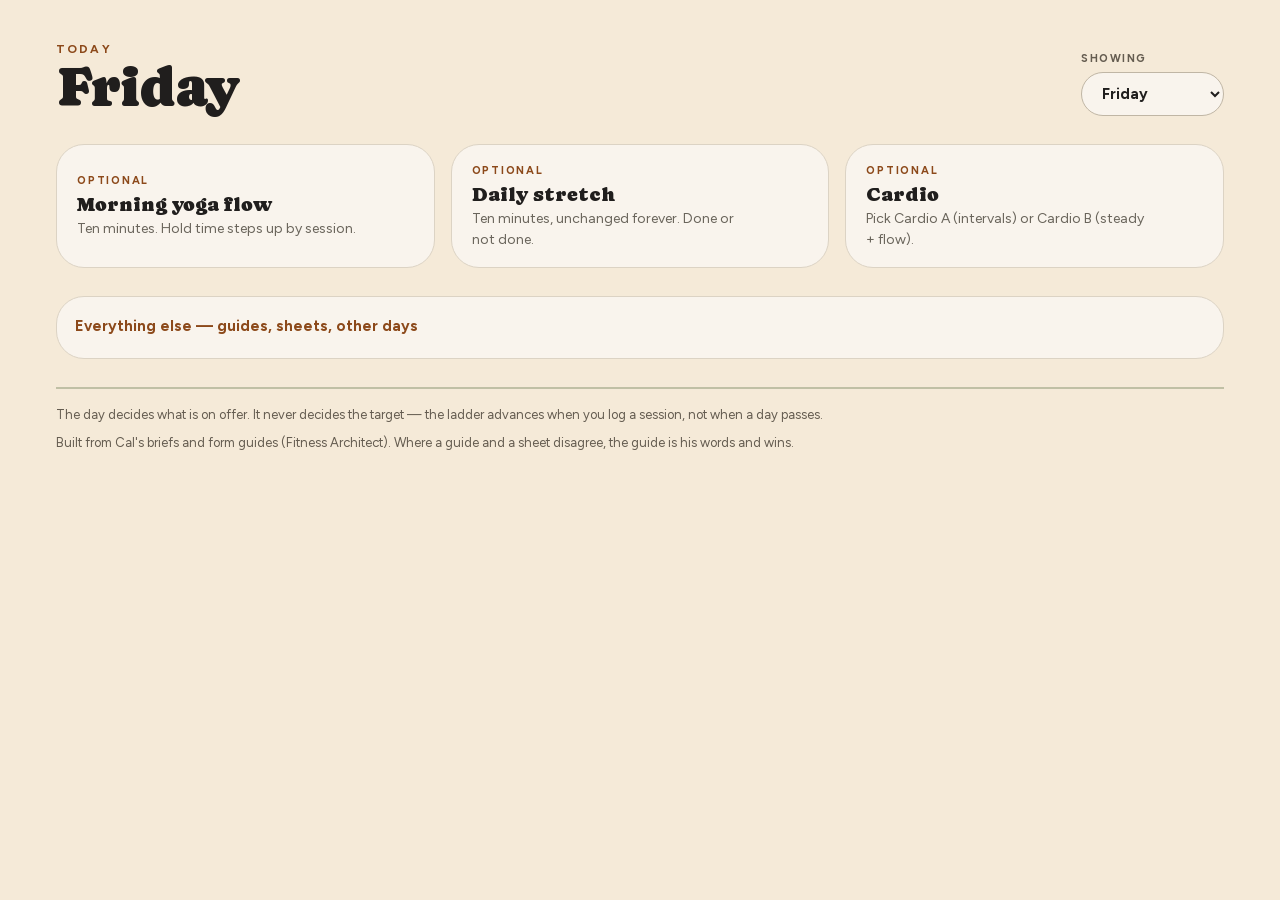
<file: index.html>
<!DOCTYPE html>
<html lang="en">
<head>
  <meta charset="utf-8">
  <meta name="viewport" content="width=device-width, initial-scale=1">
  <title>Fitness Hub</title>
  <link rel="stylesheet" href="css/organic.css">
  <link rel="stylesheet" href="css/app.css">
</head>
<body>
  <div id="app"></div>
  <script src="js/util.js"></script>
  <script src="data/hub.js"></script>
  <script src="js/hub.js"></script>
</body>
</html>
</file>
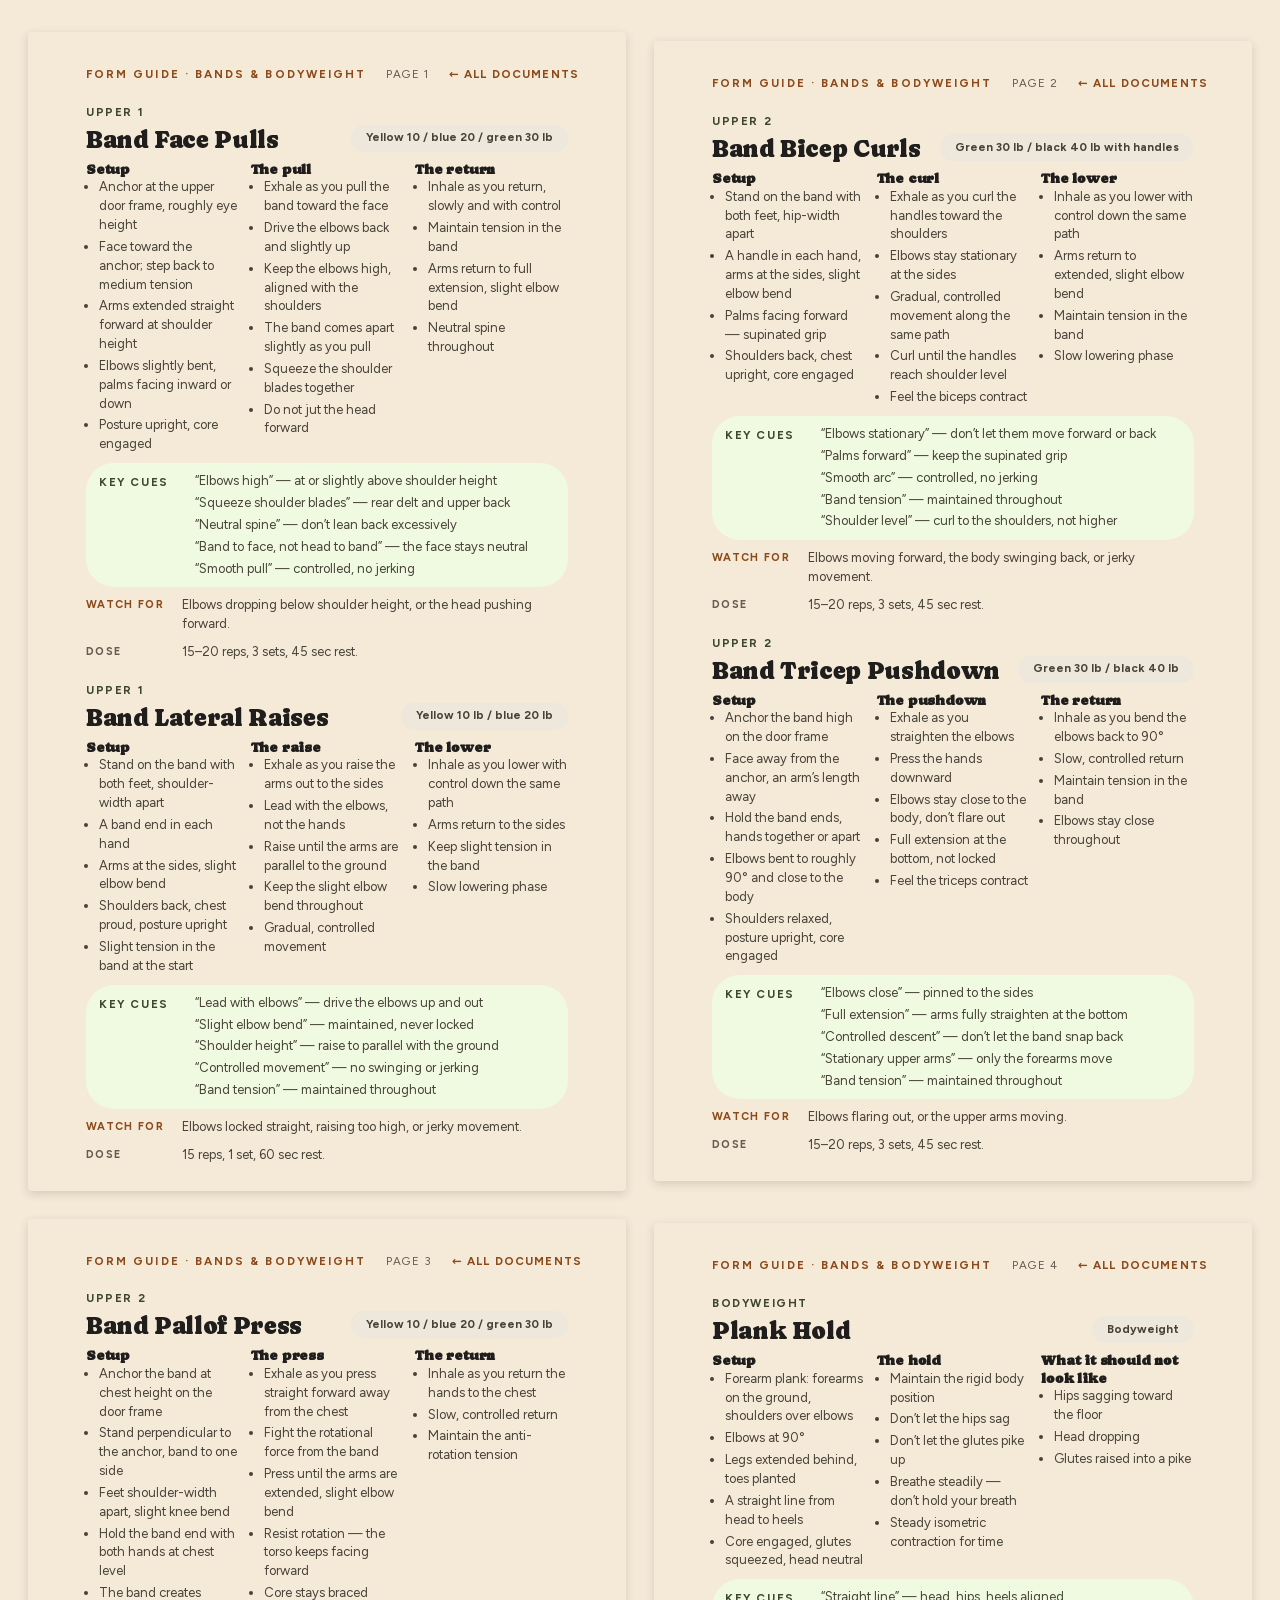
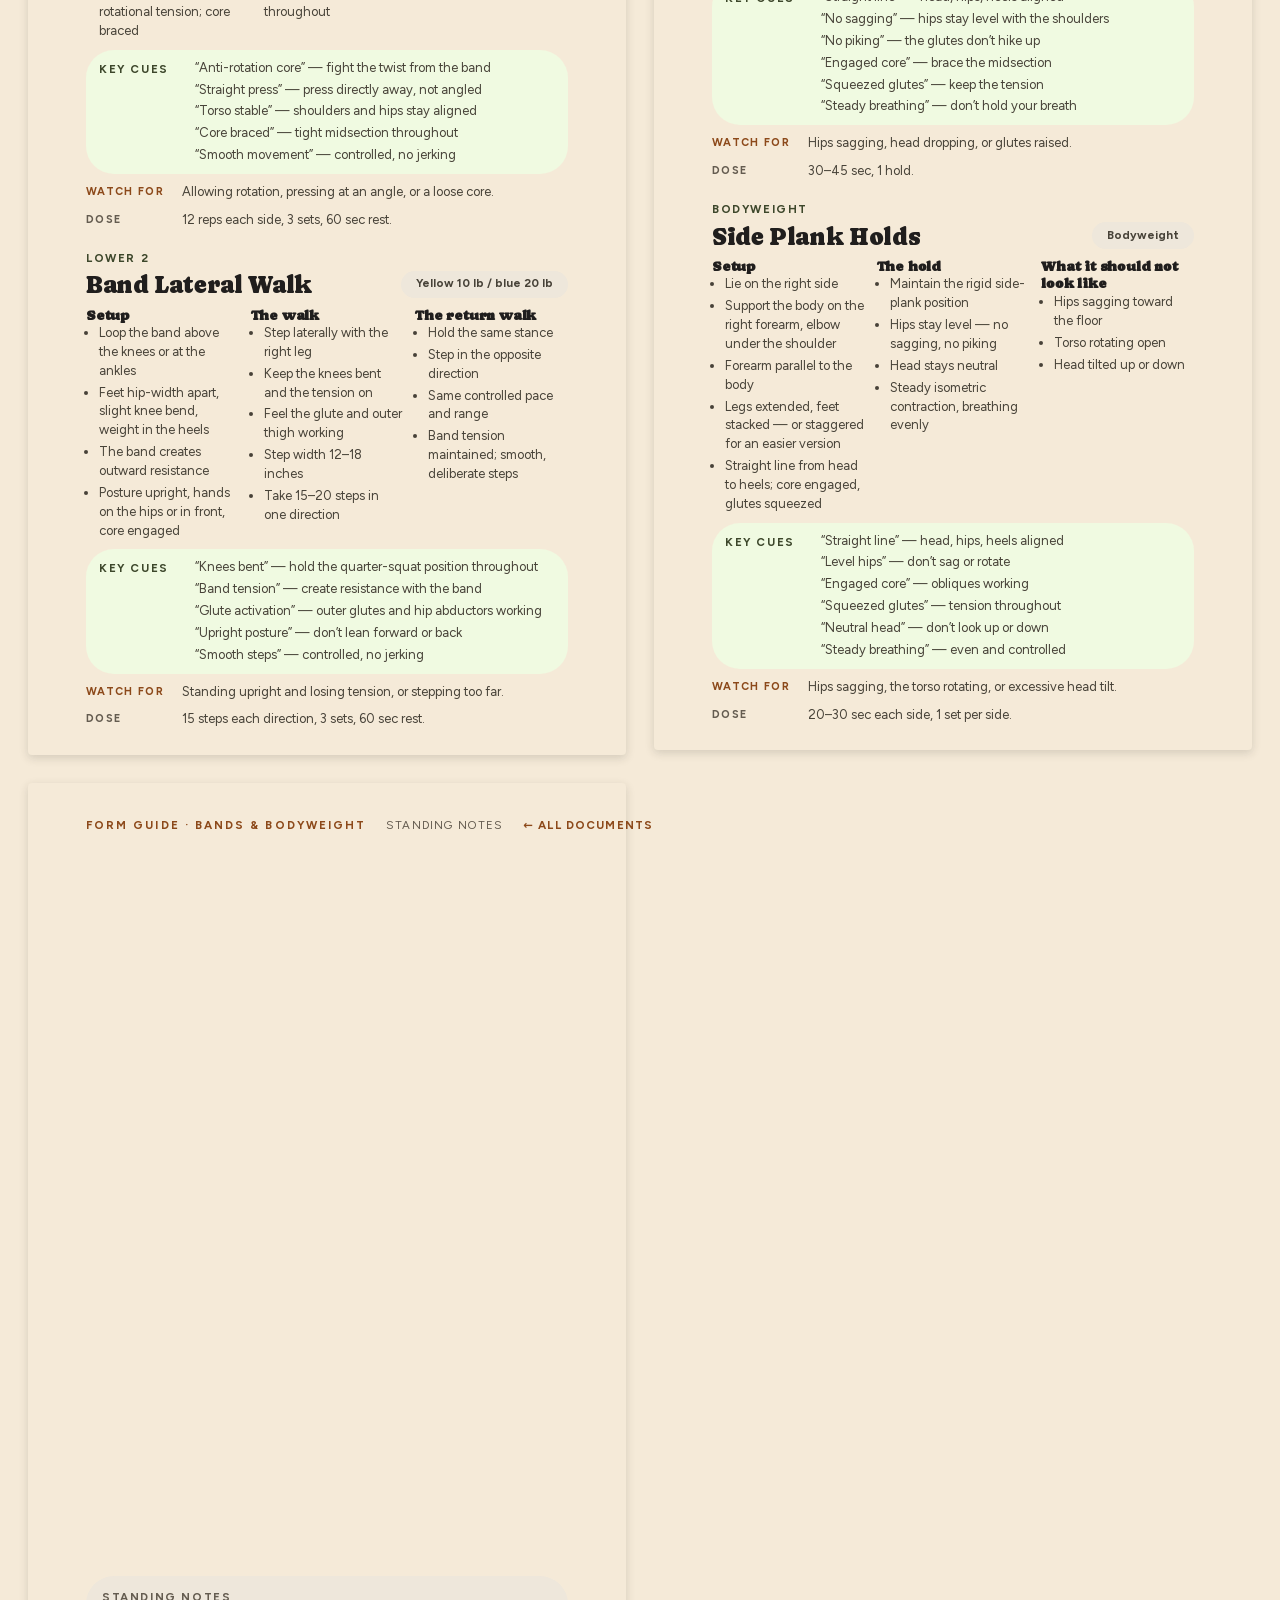
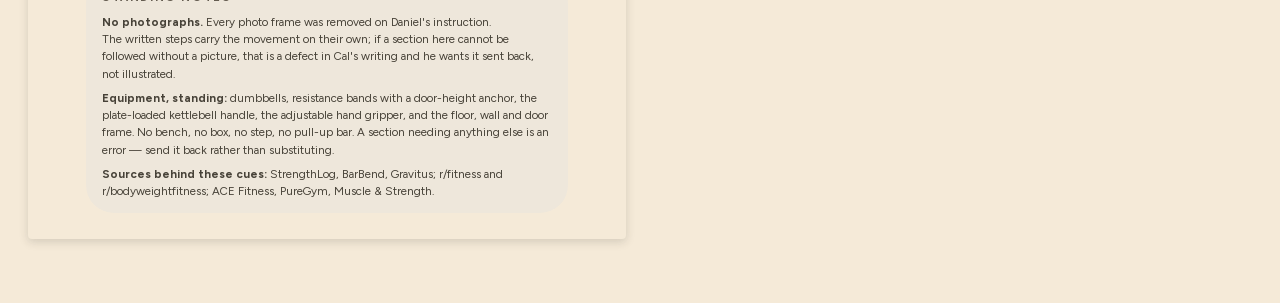
<file: guide-bands.html>
<!DOCTYPE html>
<html lang="en">
<head>
  <meta charset="utf-8">
  <meta name="viewport" content="width=device-width, initial-scale=1">
  <title>Form Guide — Bands &amp; Bodyweight</title>
  <link rel="stylesheet" href="css/organic.css">
  <link rel="stylesheet" href="css/app.css">
</head>
<body data-kicker="Form guide · bands &amp; bodyweight">
  <div id="app"></div>
  <script src="js/util.js"></script>
  <script src="data/guide-bands.js"></script>
  <script src="js/guide.js"></script>
</body>
</html>
</file>
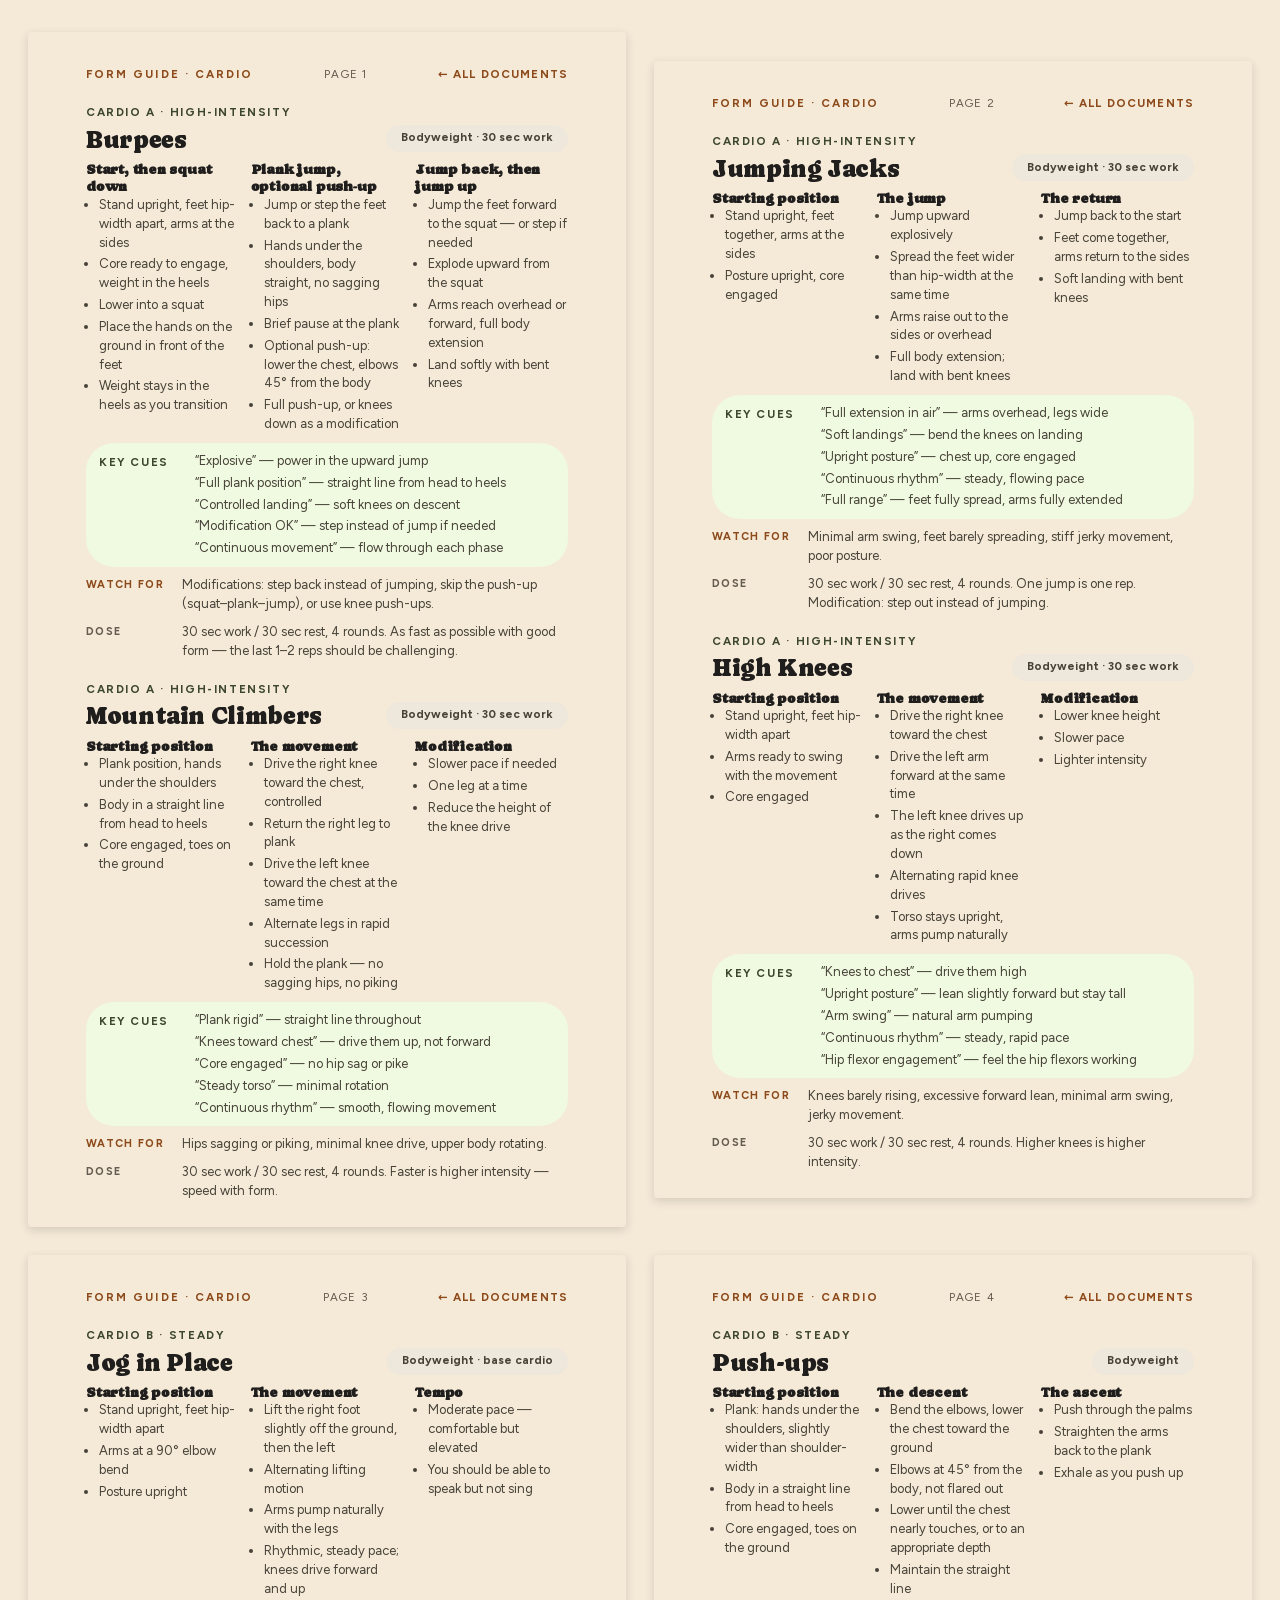
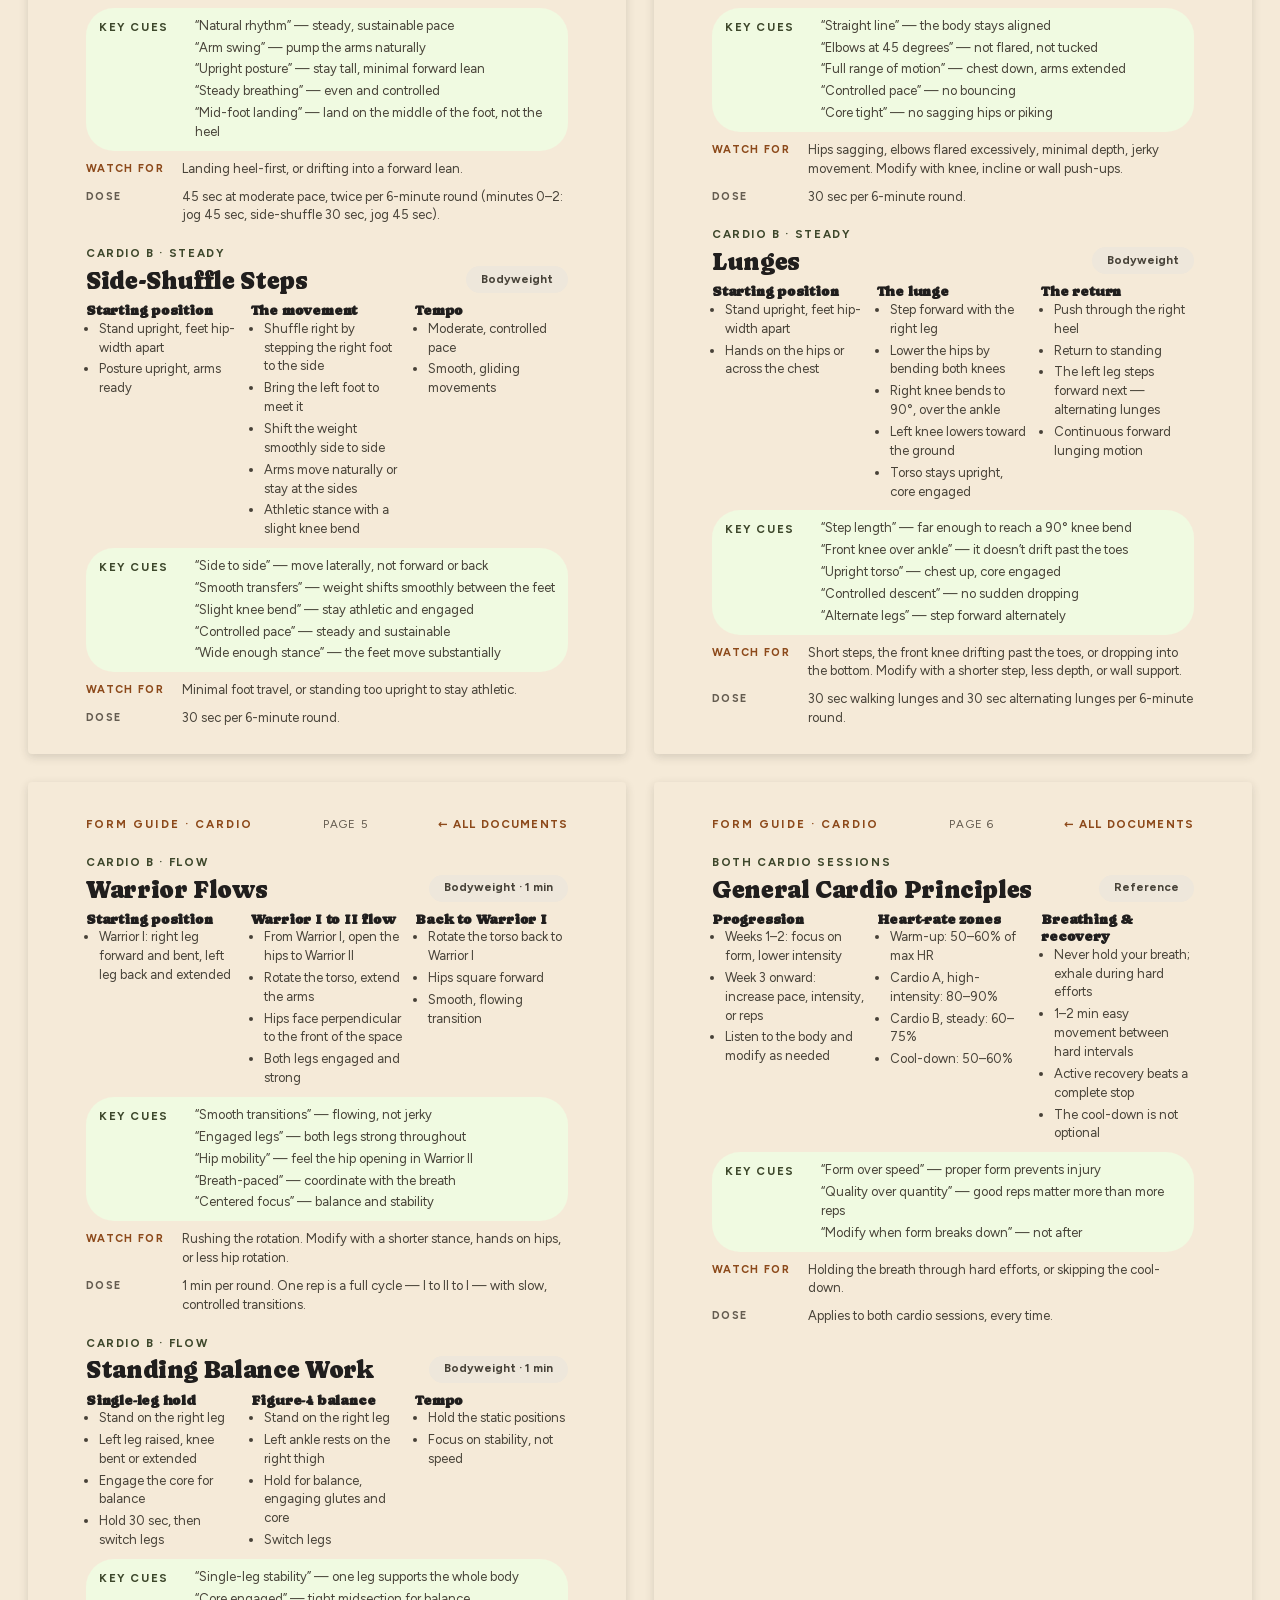
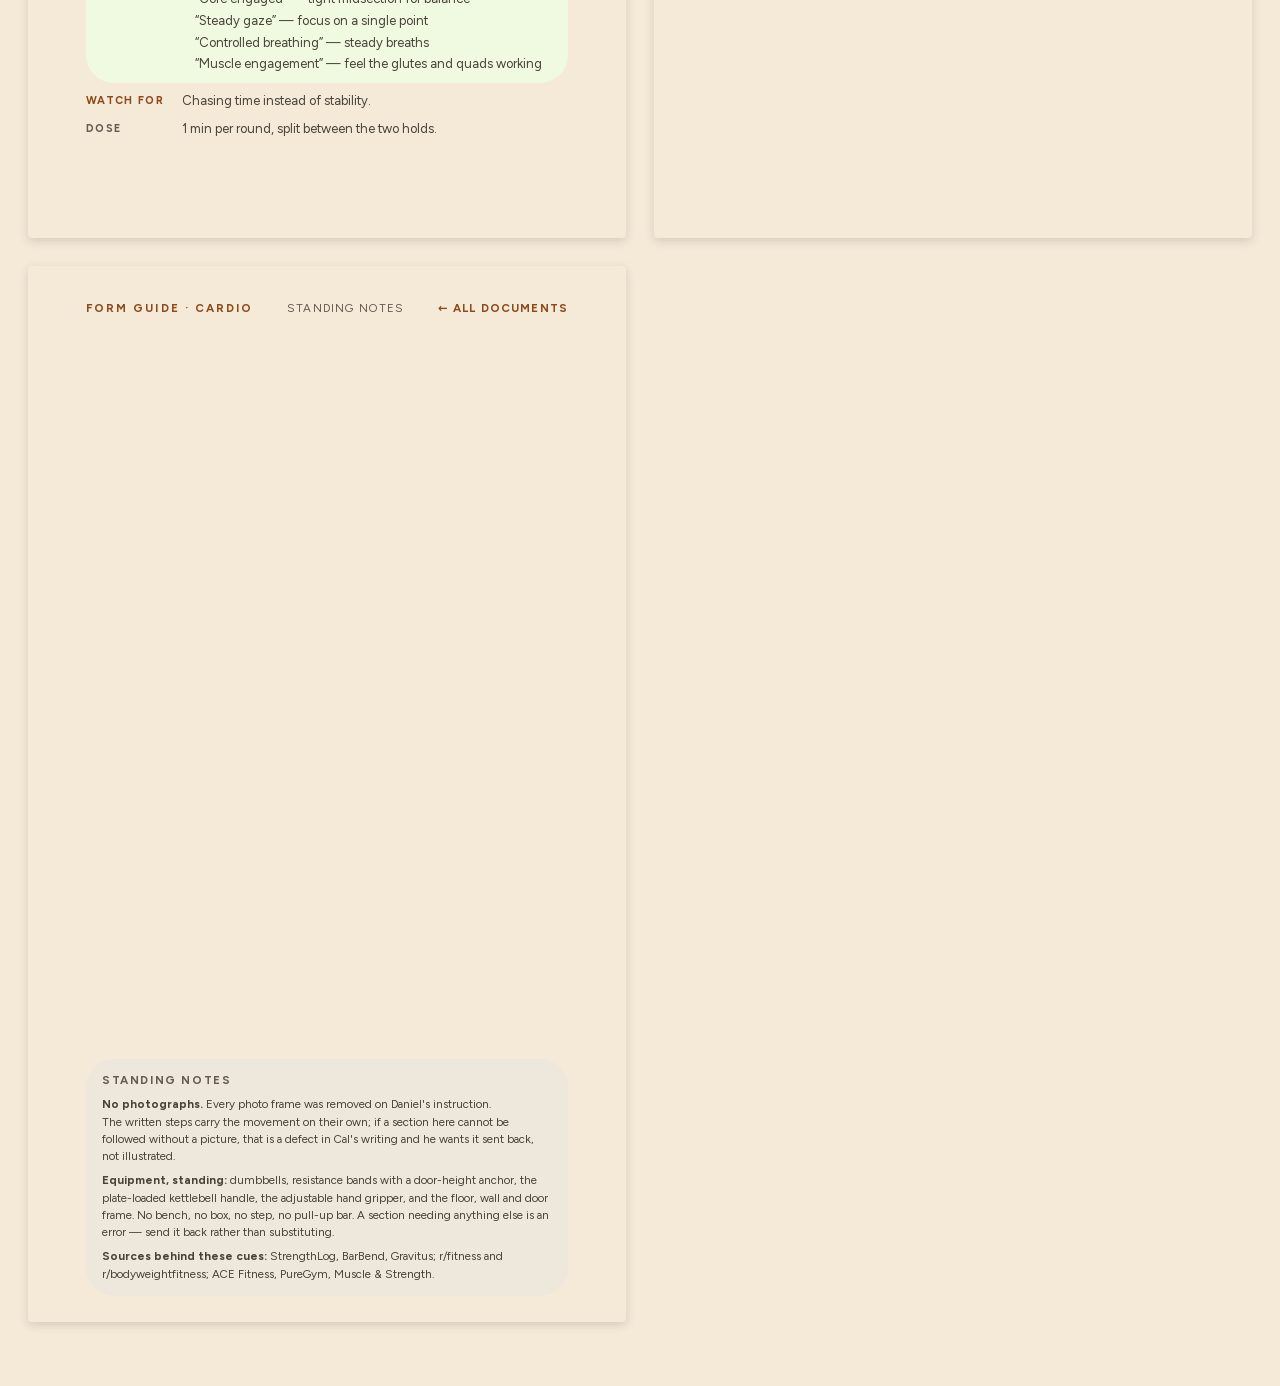
<file: guide-cardio.html>
<!DOCTYPE html>
<html lang="en">
<head>
  <meta charset="utf-8">
  <meta name="viewport" content="width=device-width, initial-scale=1">
  <title>Form Guide — Cardio</title>
  <link rel="stylesheet" href="css/organic.css">
  <link rel="stylesheet" href="css/app.css">
</head>
<body data-kicker="Form guide · cardio">
  <div id="app"></div>
  <script src="js/util.js"></script>
  <script src="data/guide-cardio.js"></script>
  <script src="js/guide.js"></script>
</body>
</html>
</file>
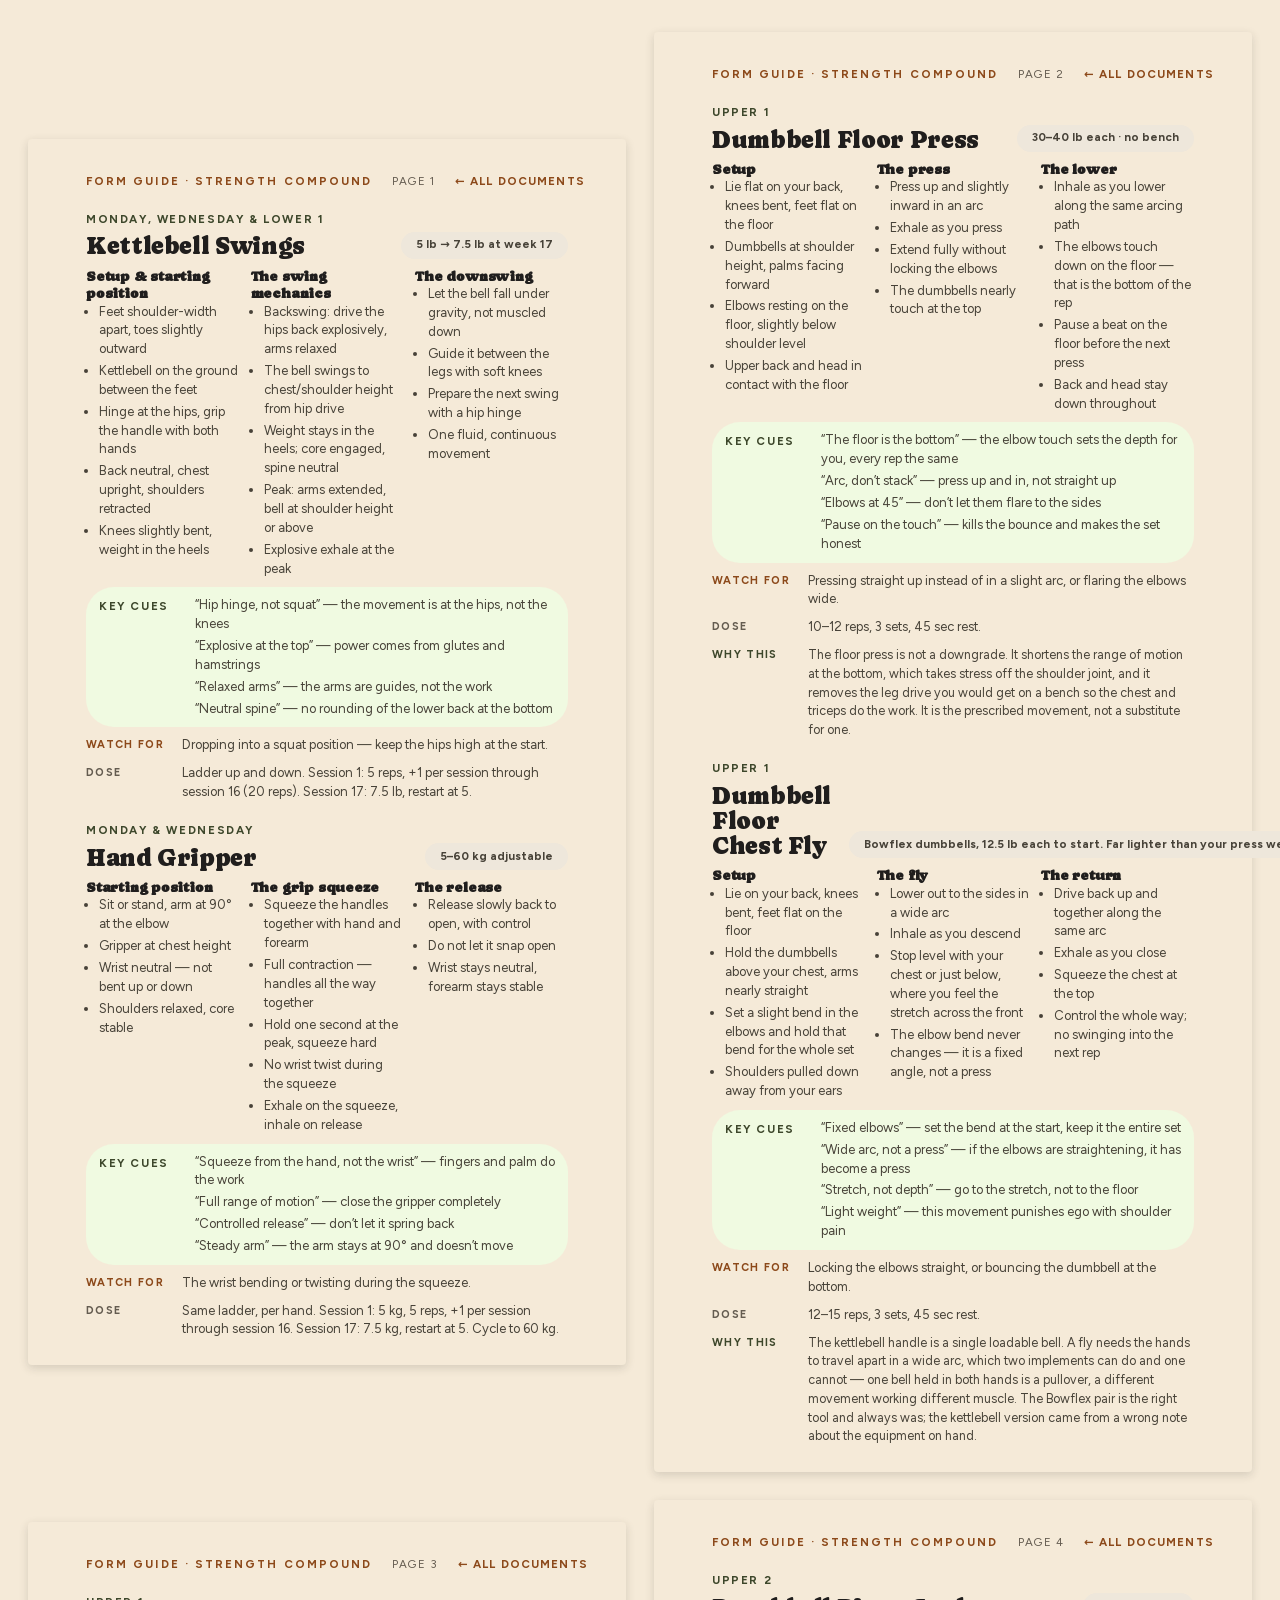
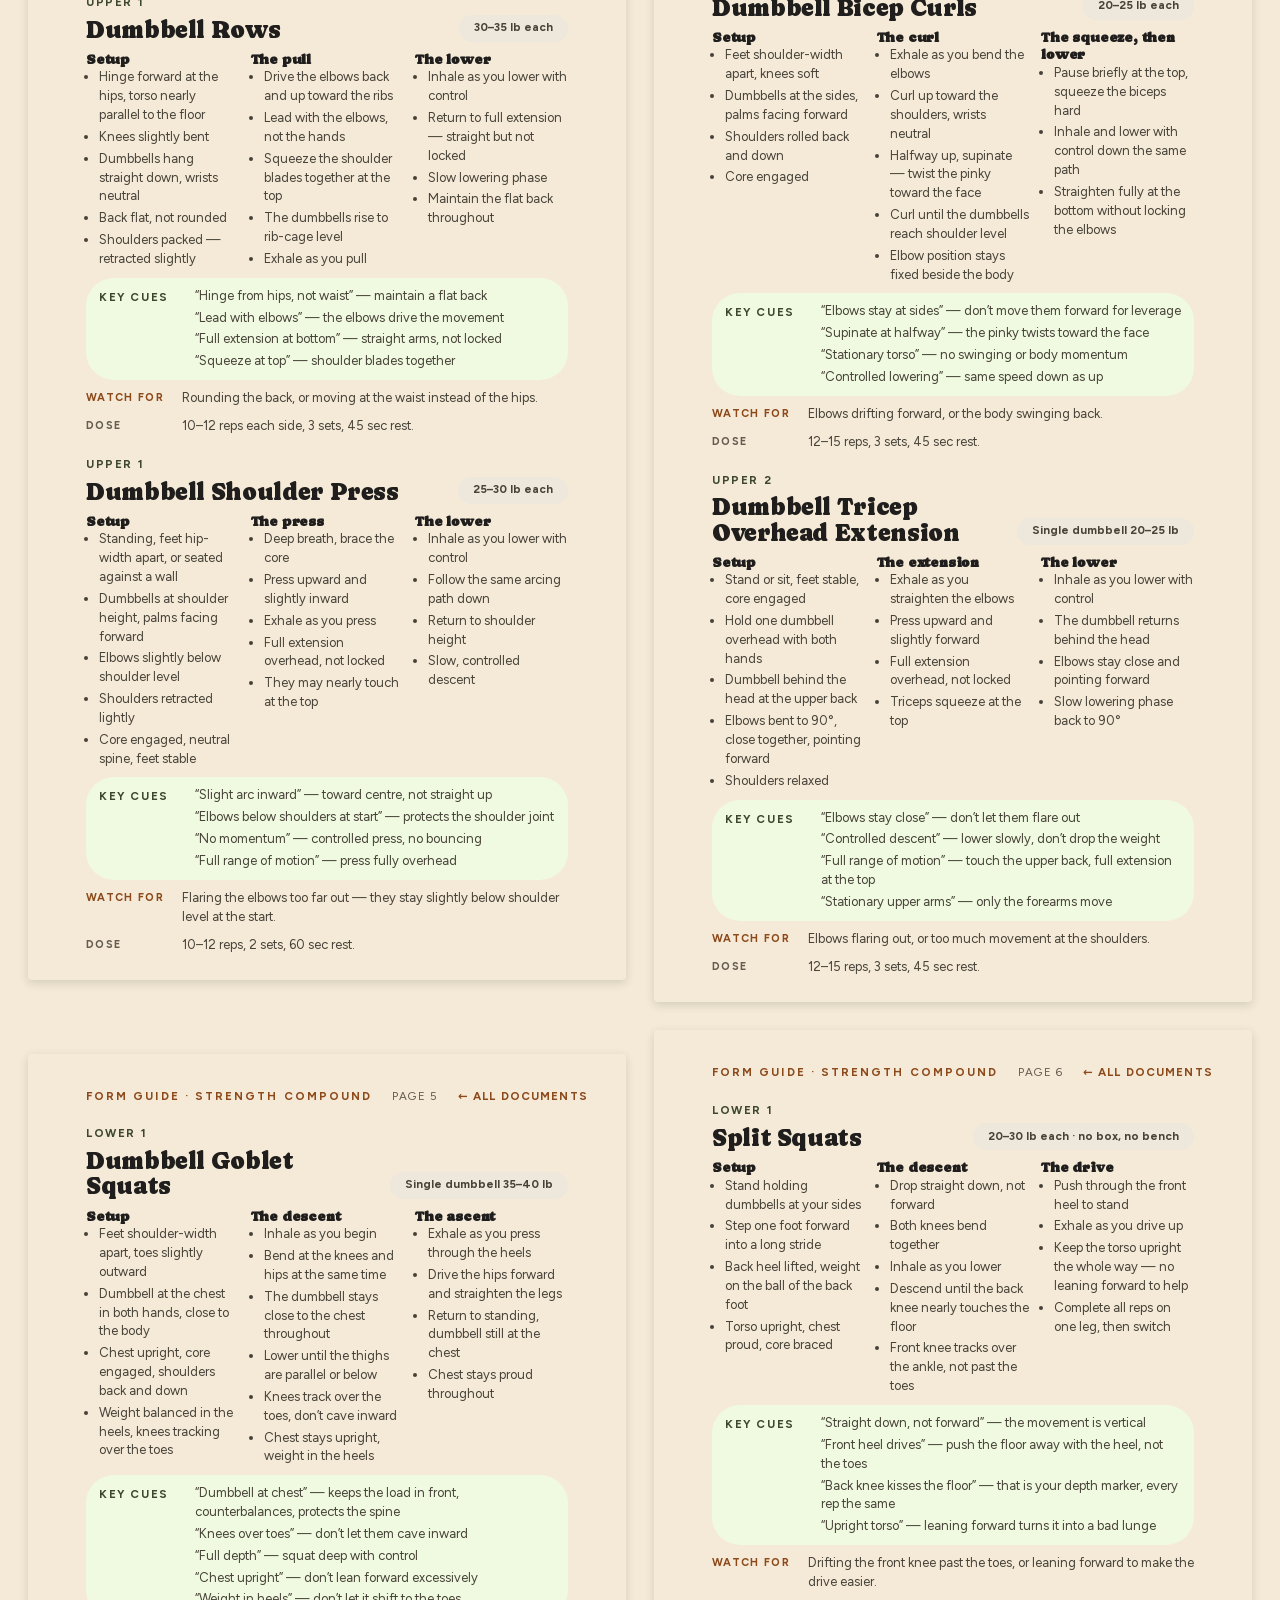
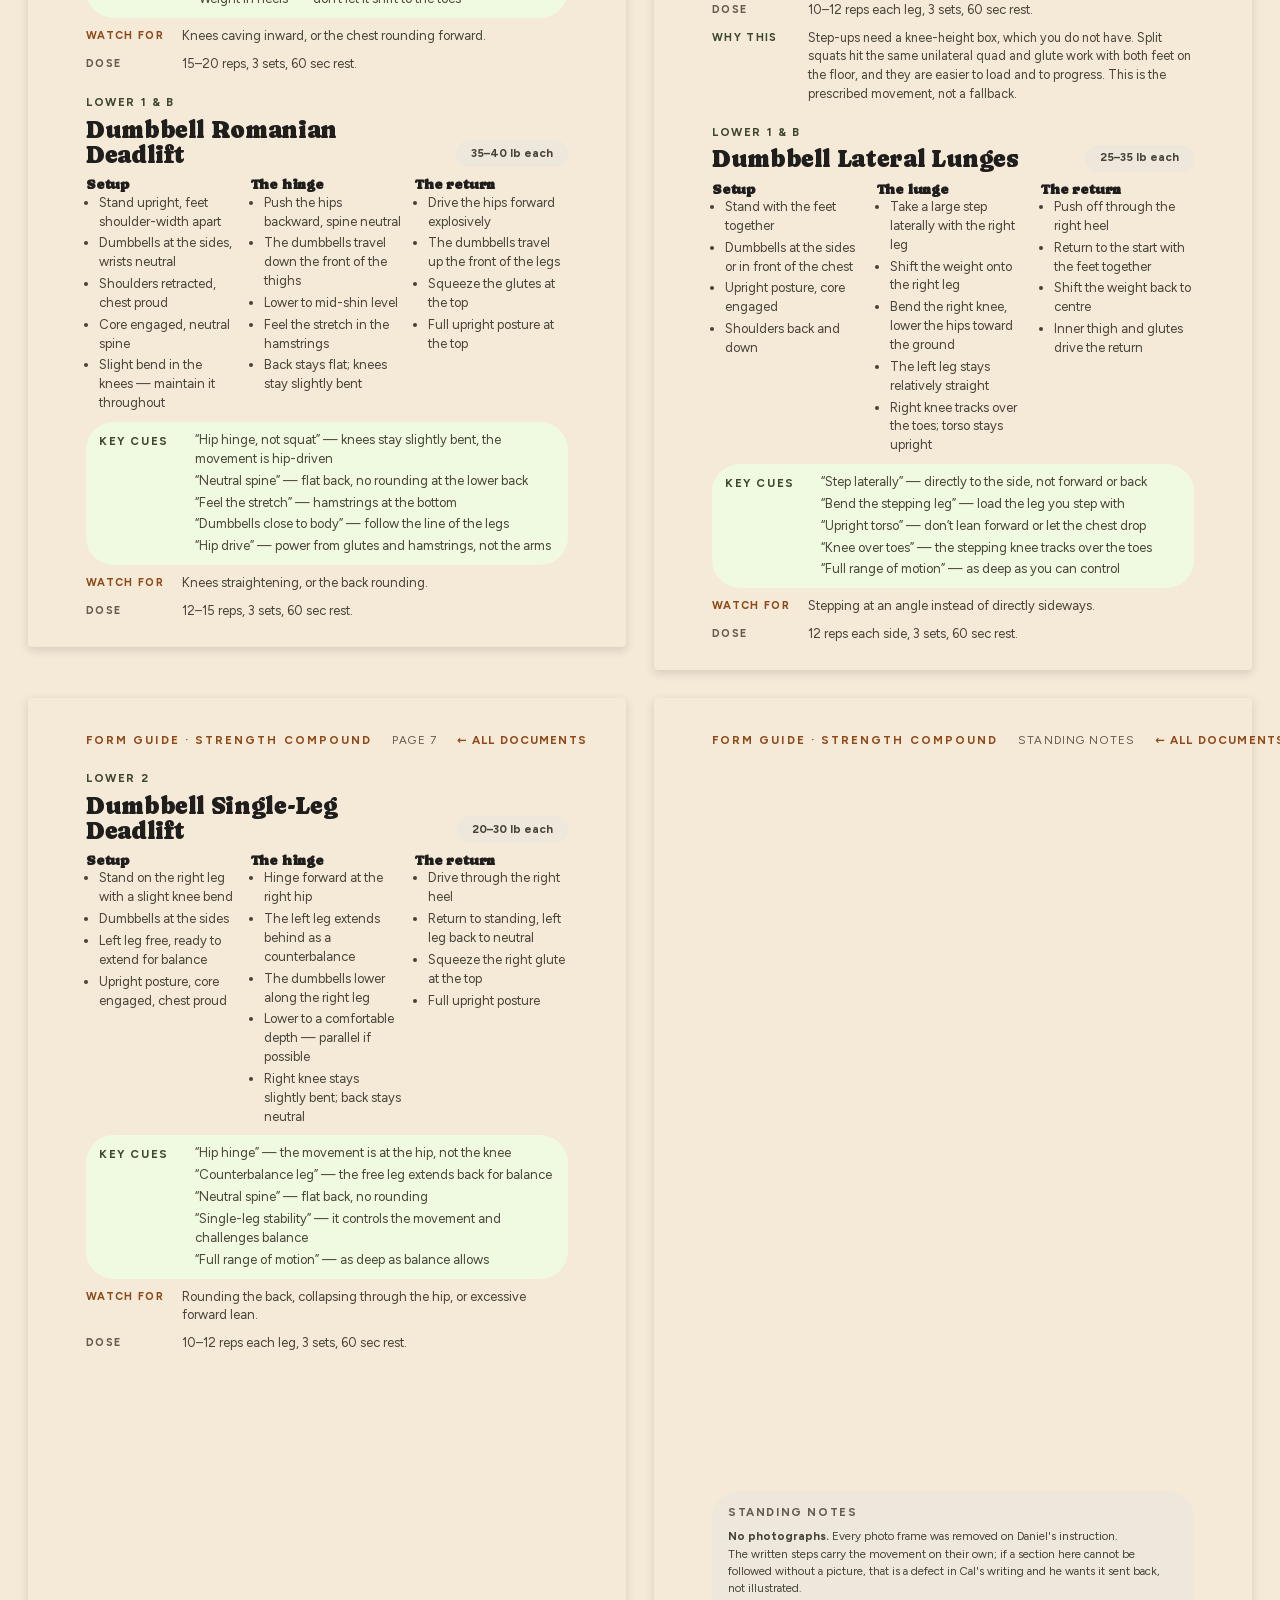
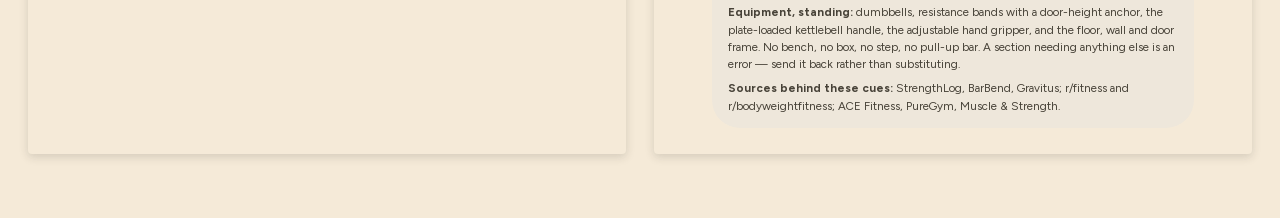
<file: guide-strength.html>
<!DOCTYPE html>
<html lang="en">
<head>
  <meta charset="utf-8">
  <meta name="viewport" content="width=device-width, initial-scale=1">
  <title>Form Guide — Strength Compound</title>
  <link rel="stylesheet" href="css/organic.css">
  <link rel="stylesheet" href="css/app.css">
</head>
<body data-kicker="Form guide · strength compound">
  <div id="app"></div>
  <script src="js/util.js"></script>
  <script src="data/guide-strength.js"></script>
  <script src="js/guide.js"></script>
</body>
</html>
</file>
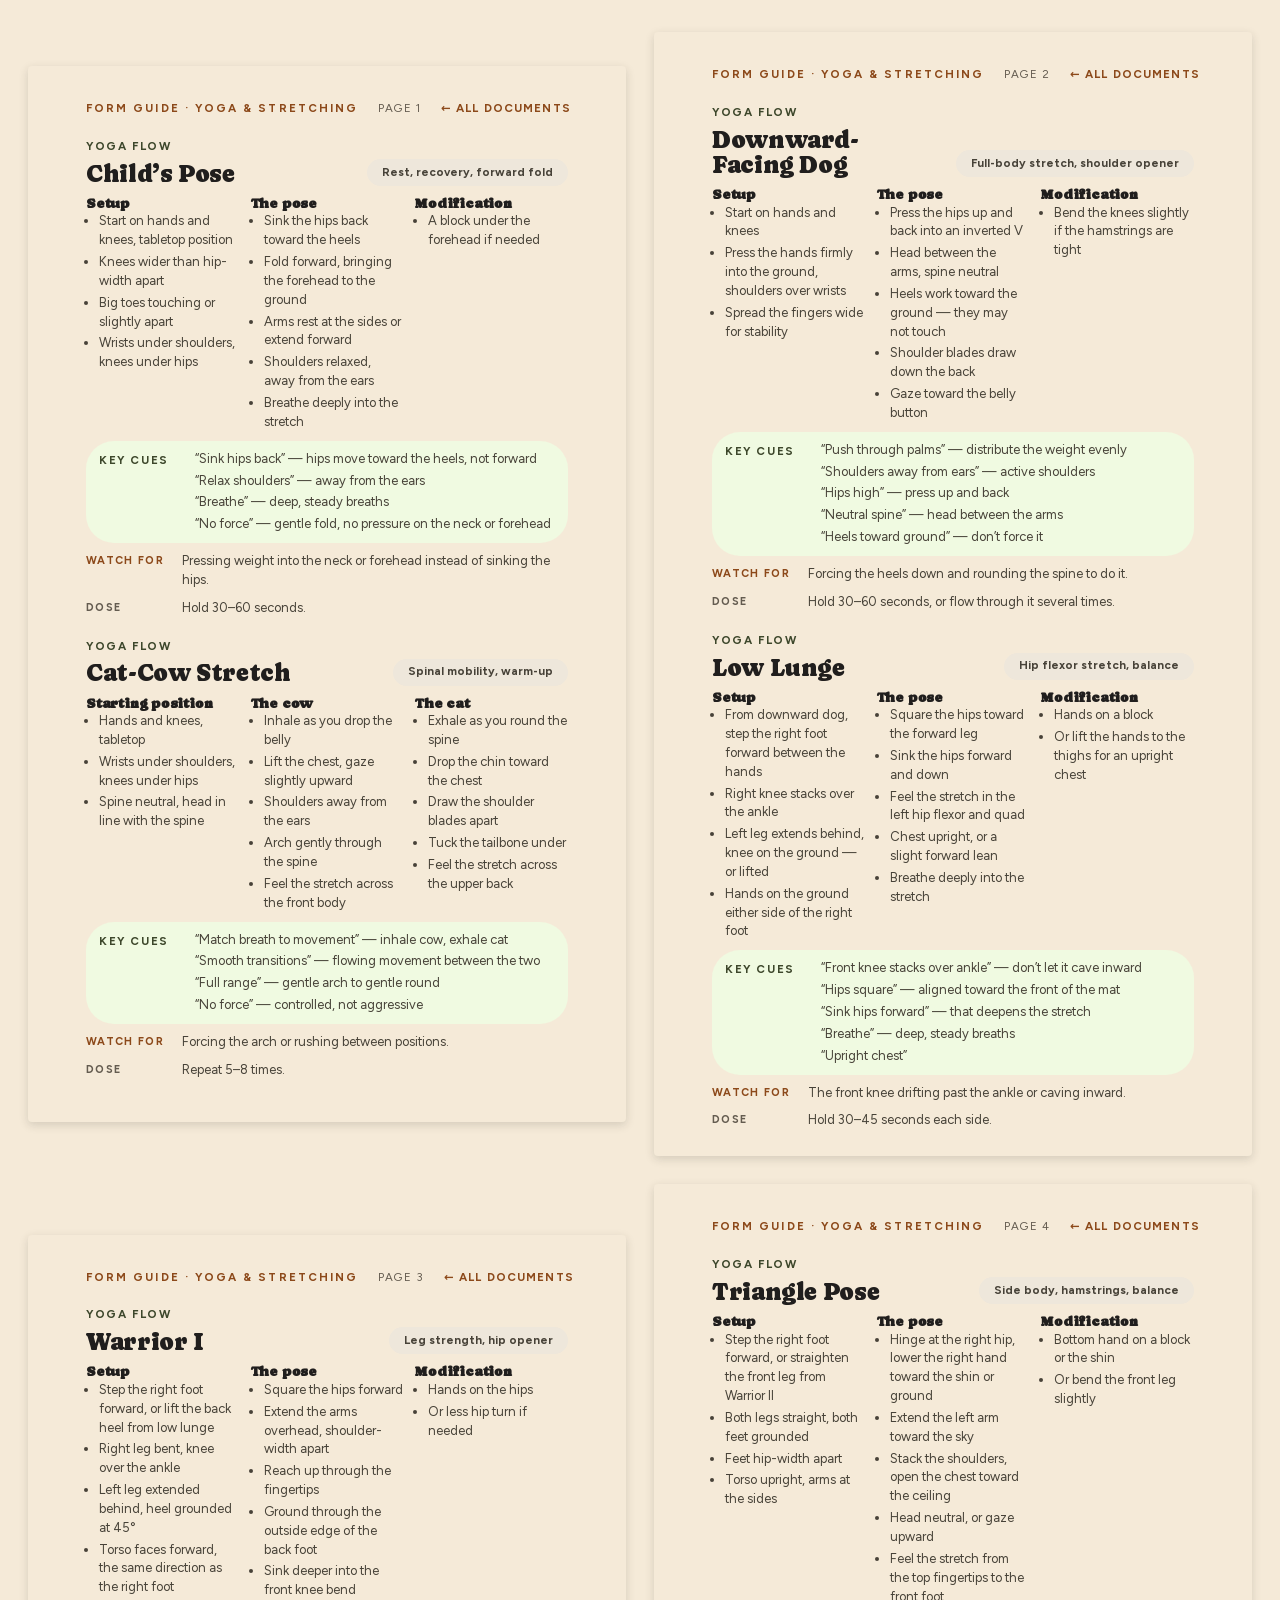
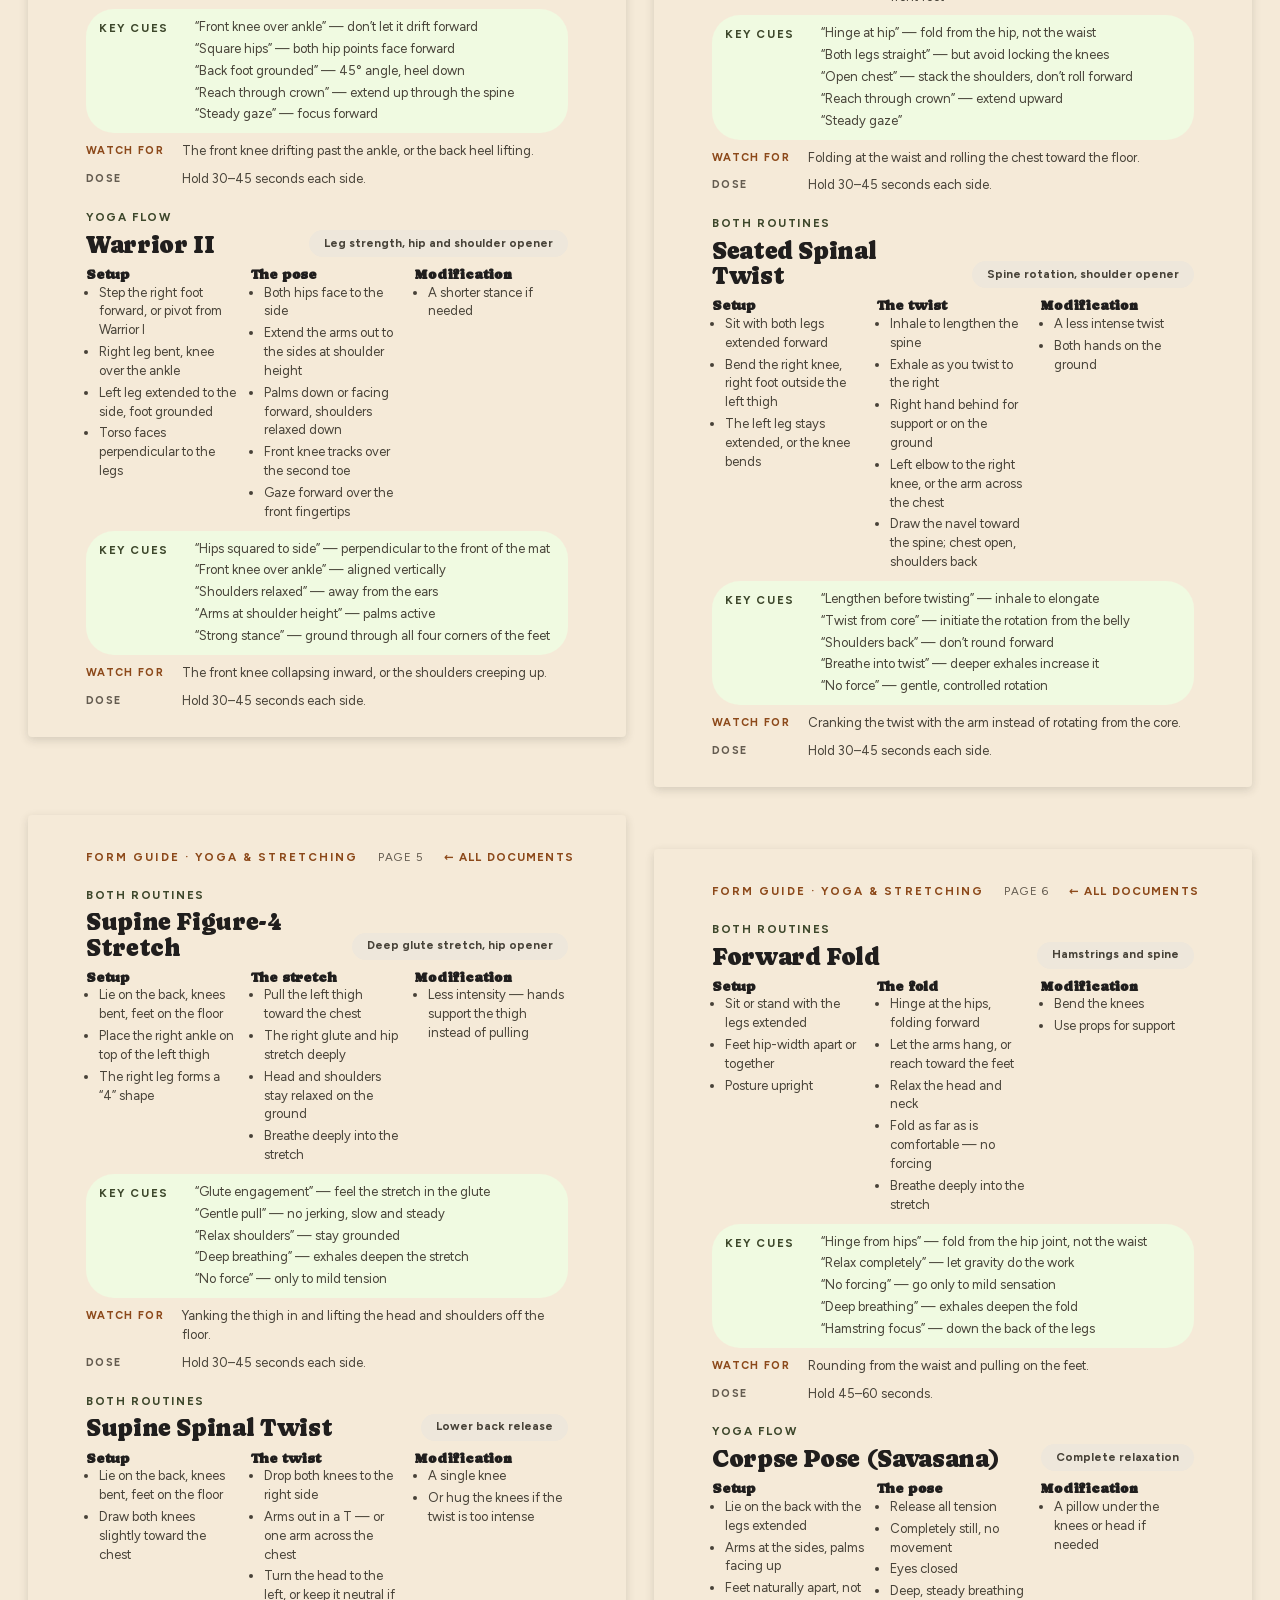
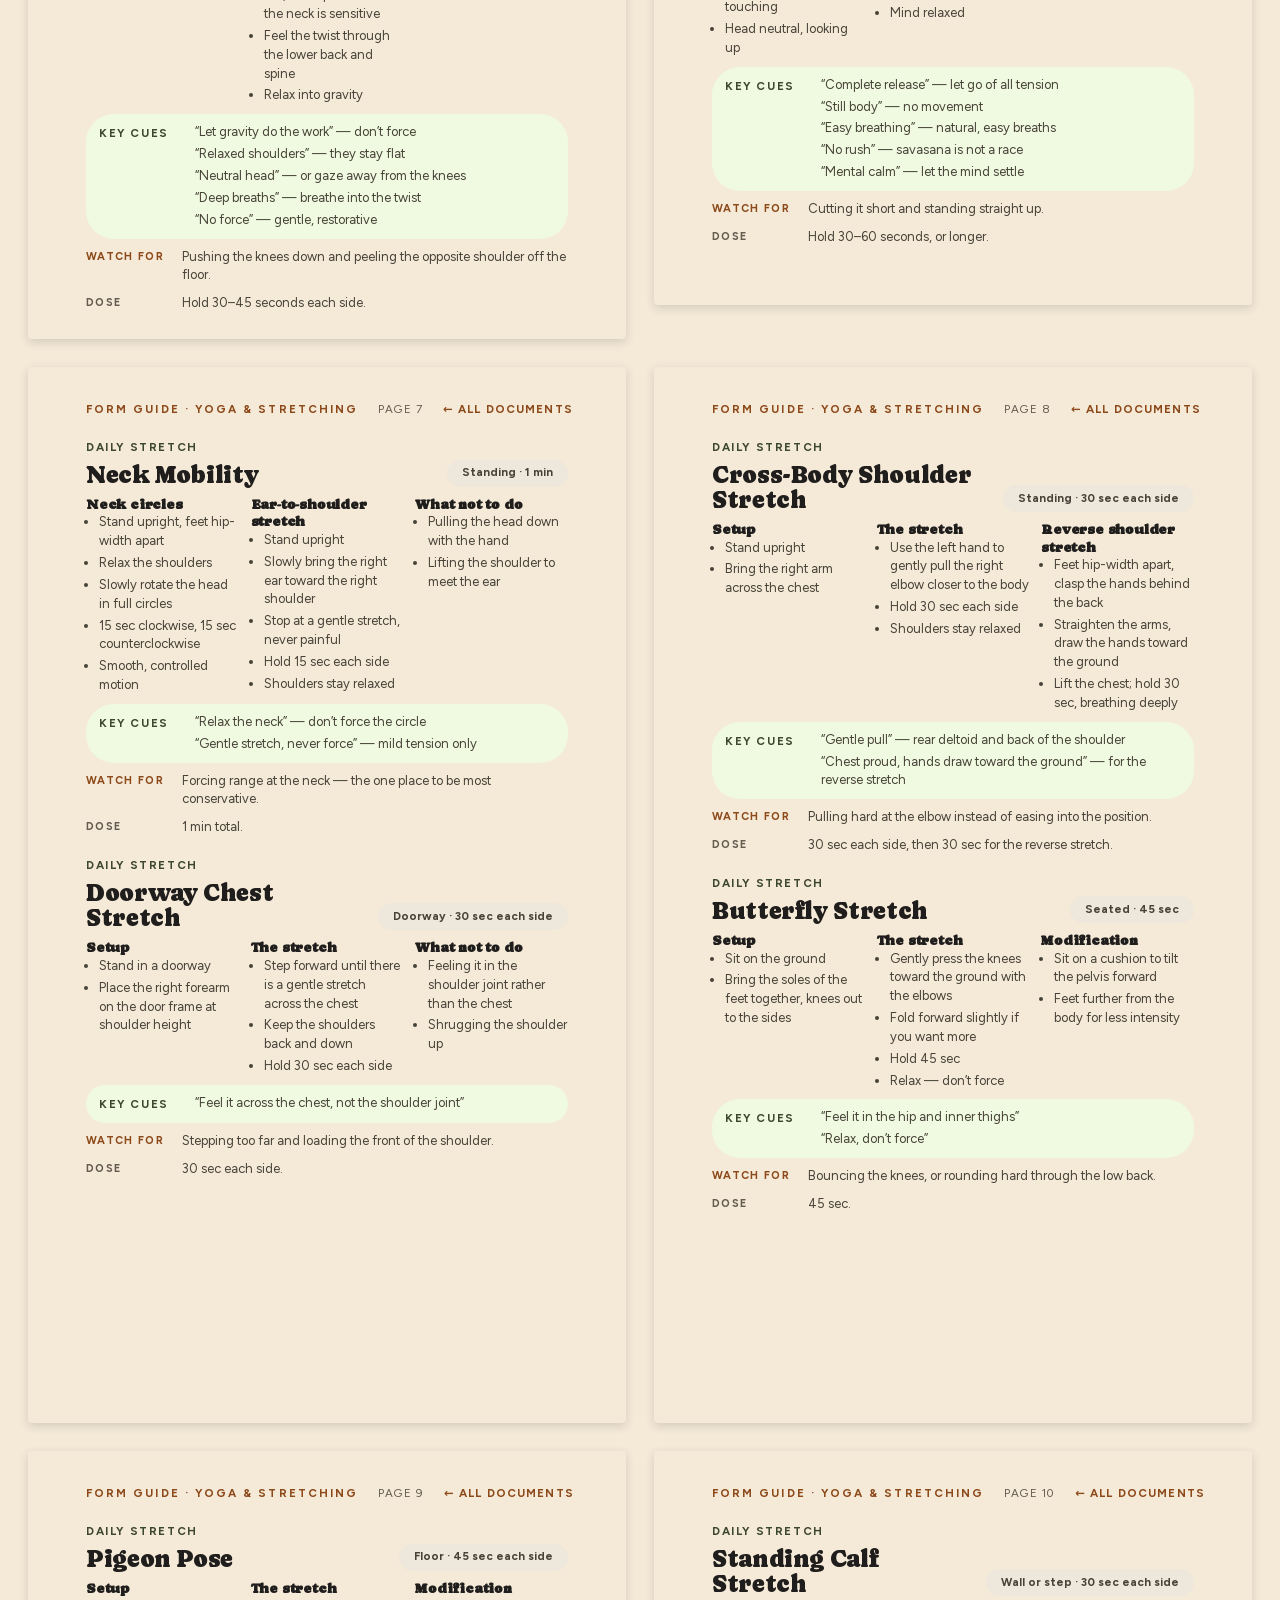
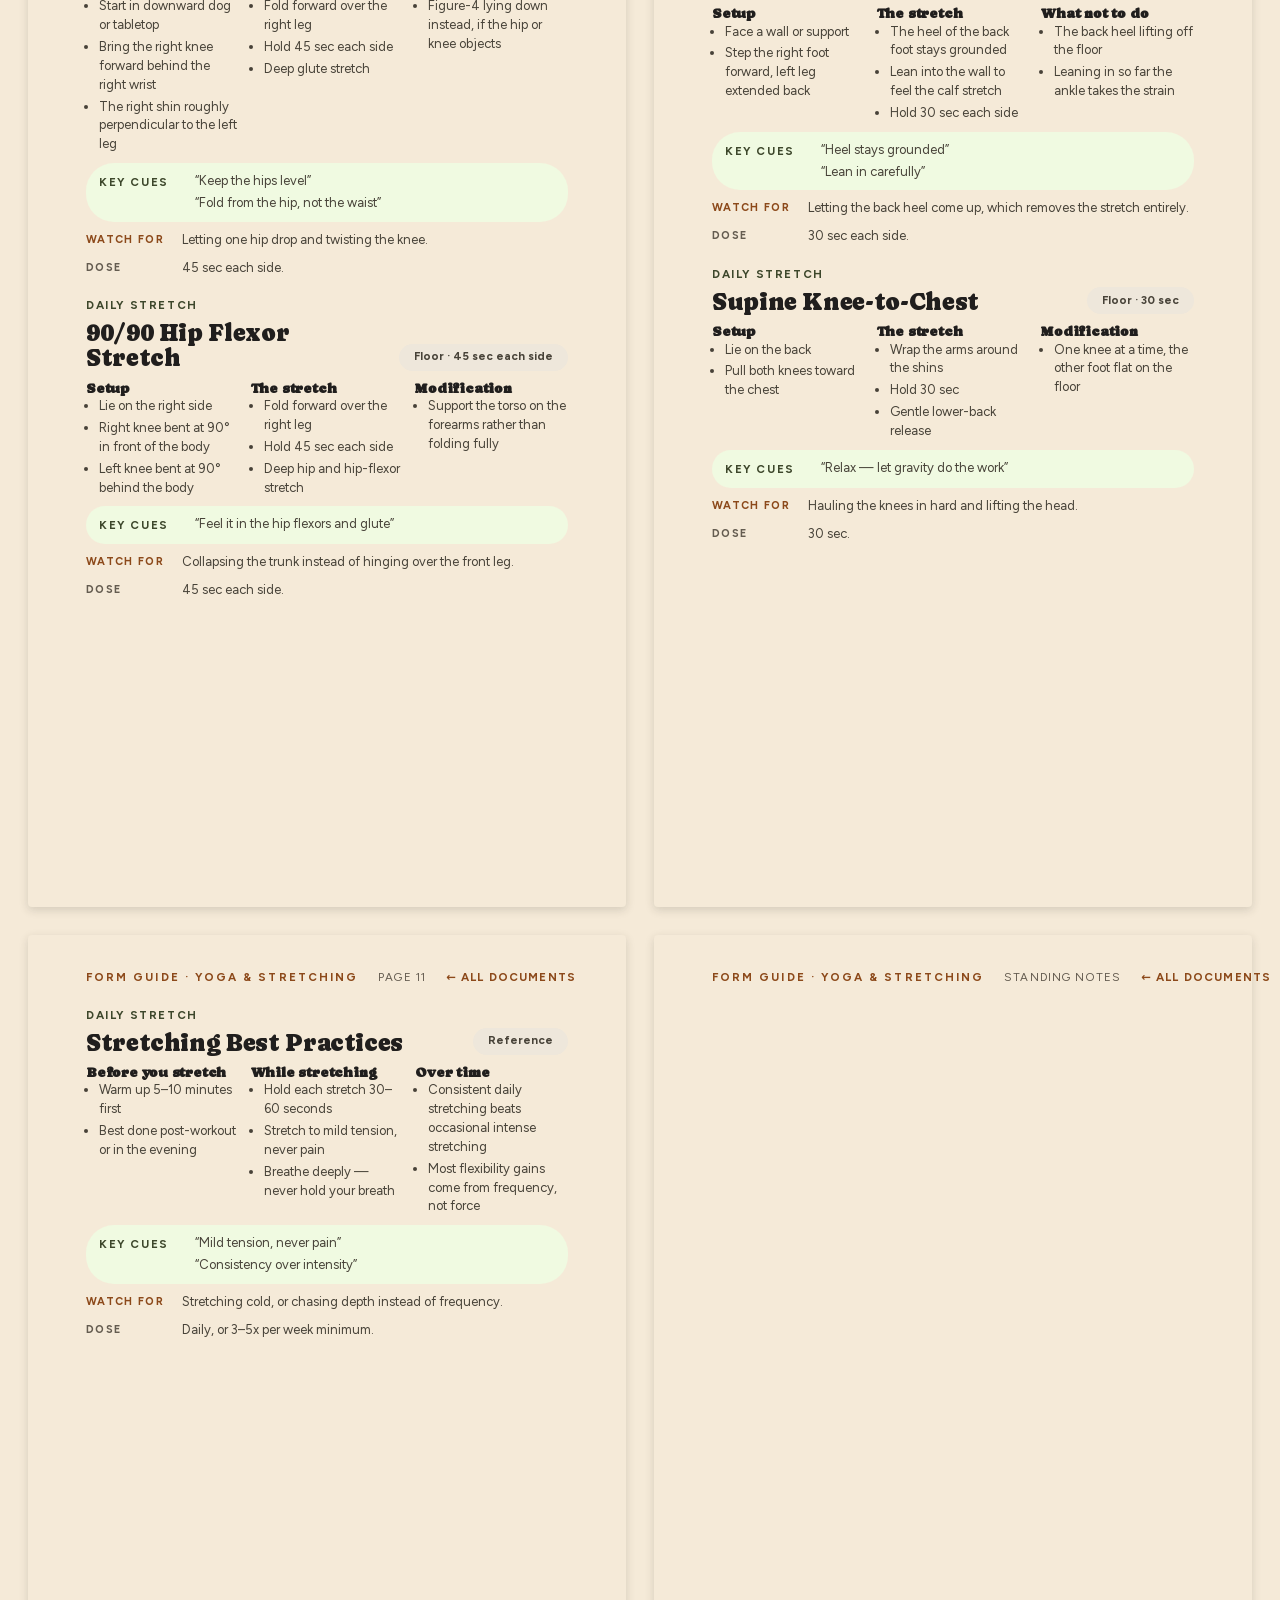
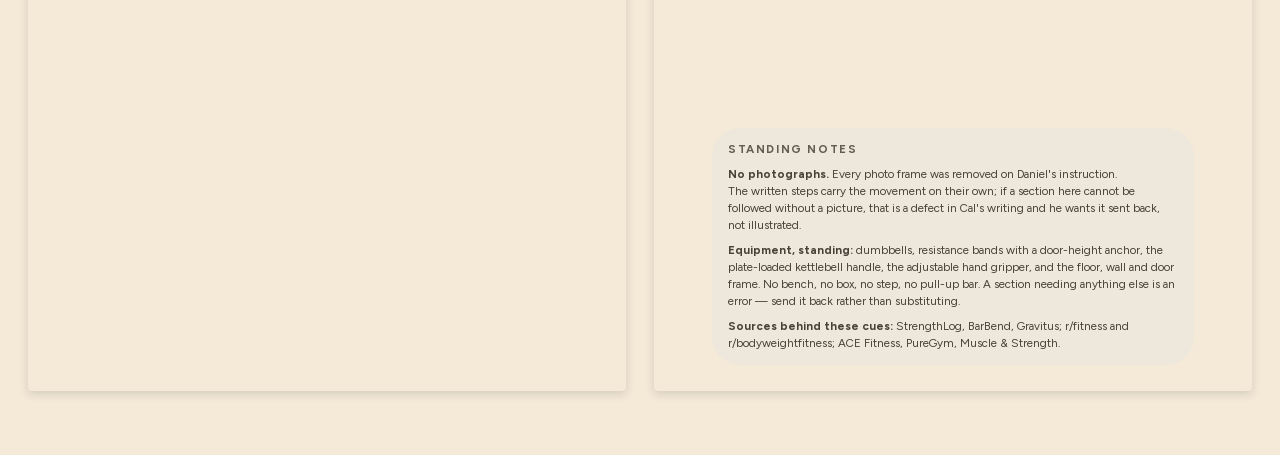
<file: guide-yoga.html>
<!DOCTYPE html>
<html lang="en">
<head>
  <meta charset="utf-8">
  <meta name="viewport" content="width=device-width, initial-scale=1">
  <title>Form Guide — Yoga &amp; Stretching</title>
  <link rel="stylesheet" href="css/organic.css">
  <link rel="stylesheet" href="css/app.css">
</head>
<body data-kicker="Form guide · yoga &amp; stretching">
  <div id="app"></div>
  <script src="js/util.js"></script>
  <script src="data/guide-yoga.js"></script>
  <script src="js/guide.js"></script>
</body>
</html>
</file>
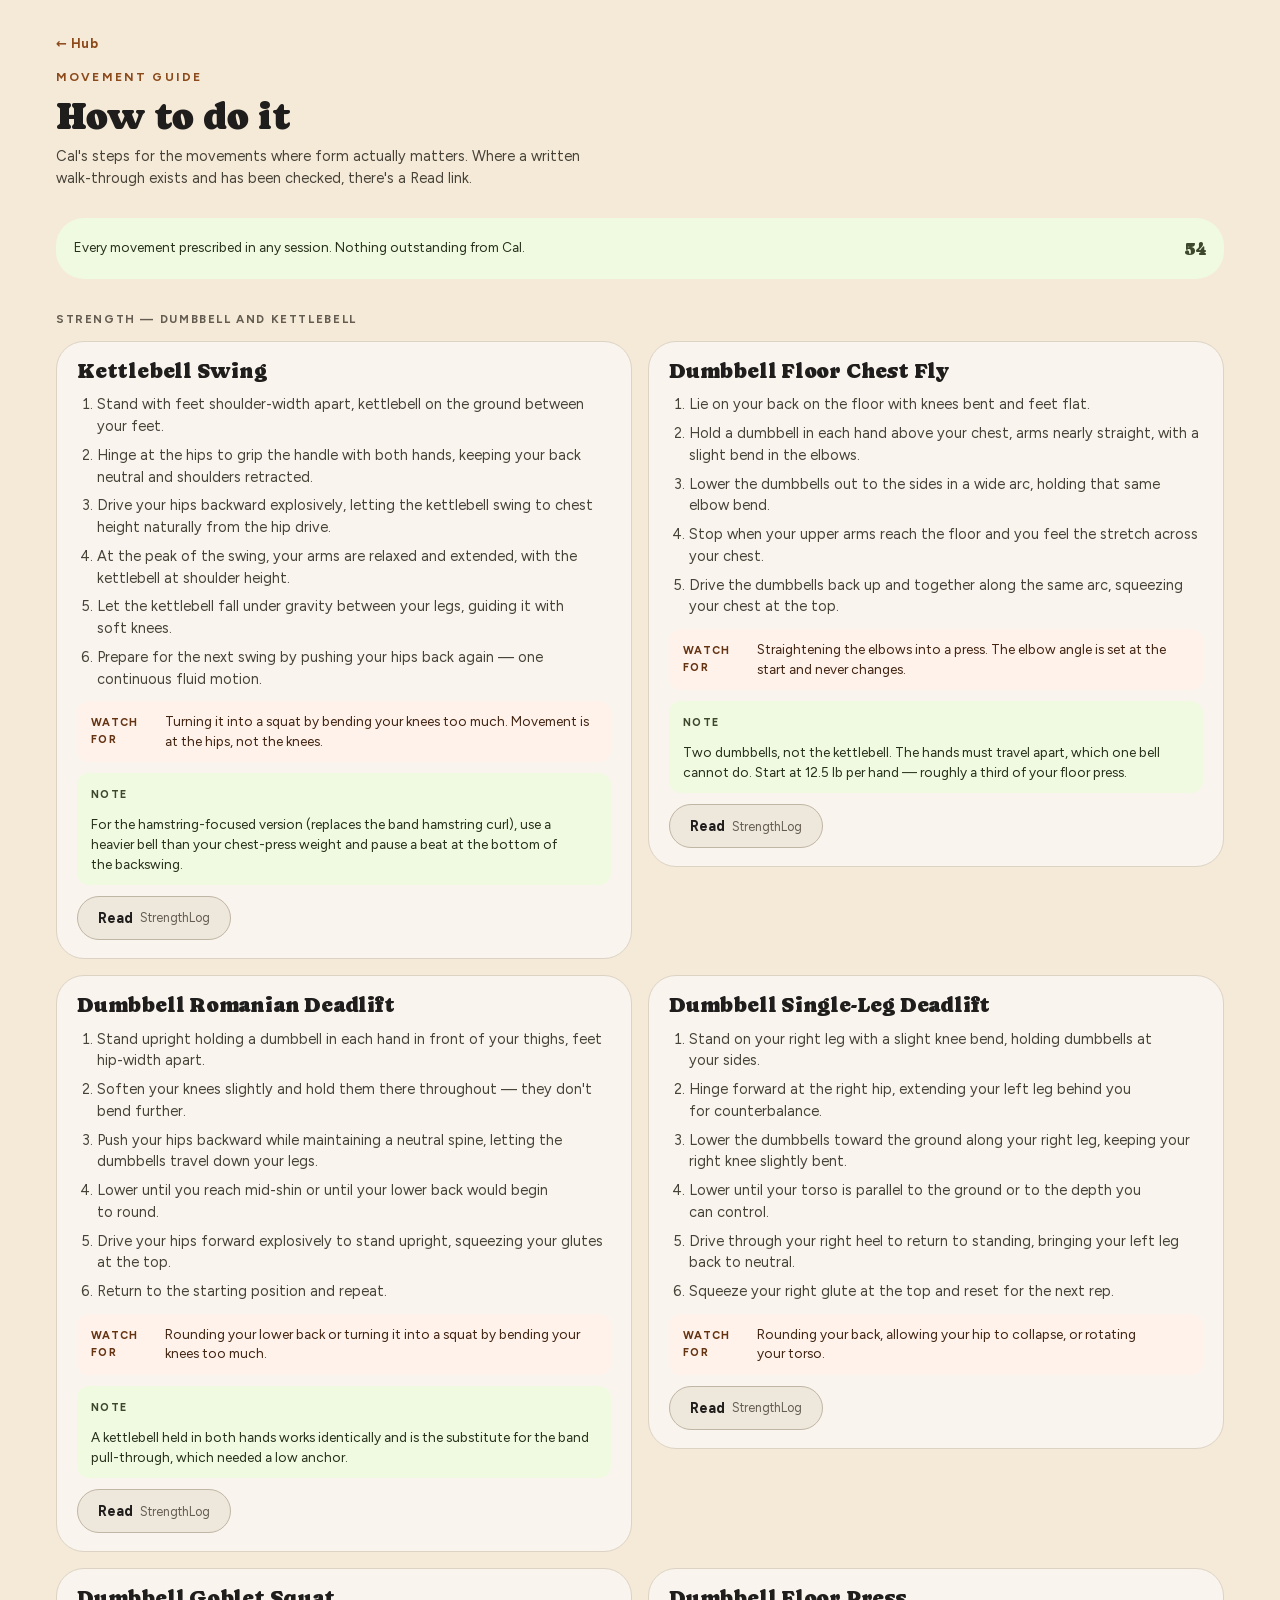
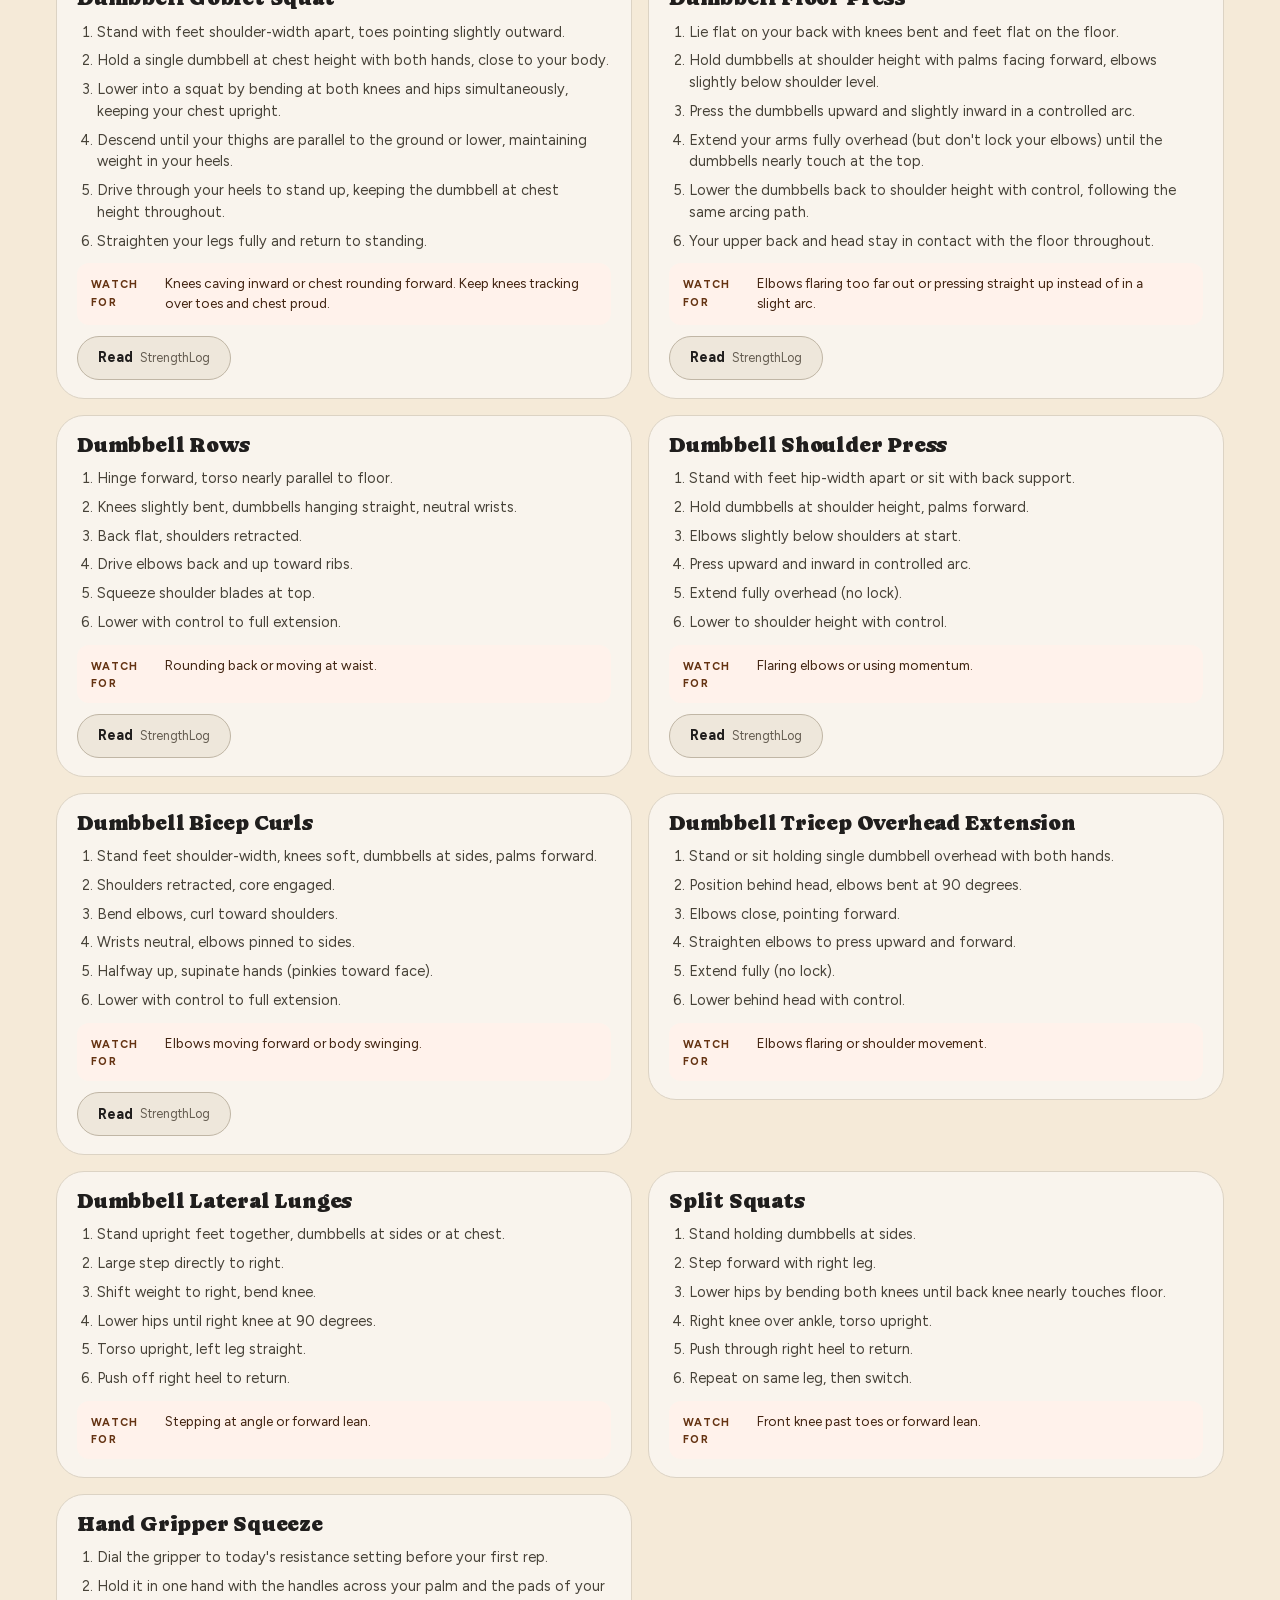
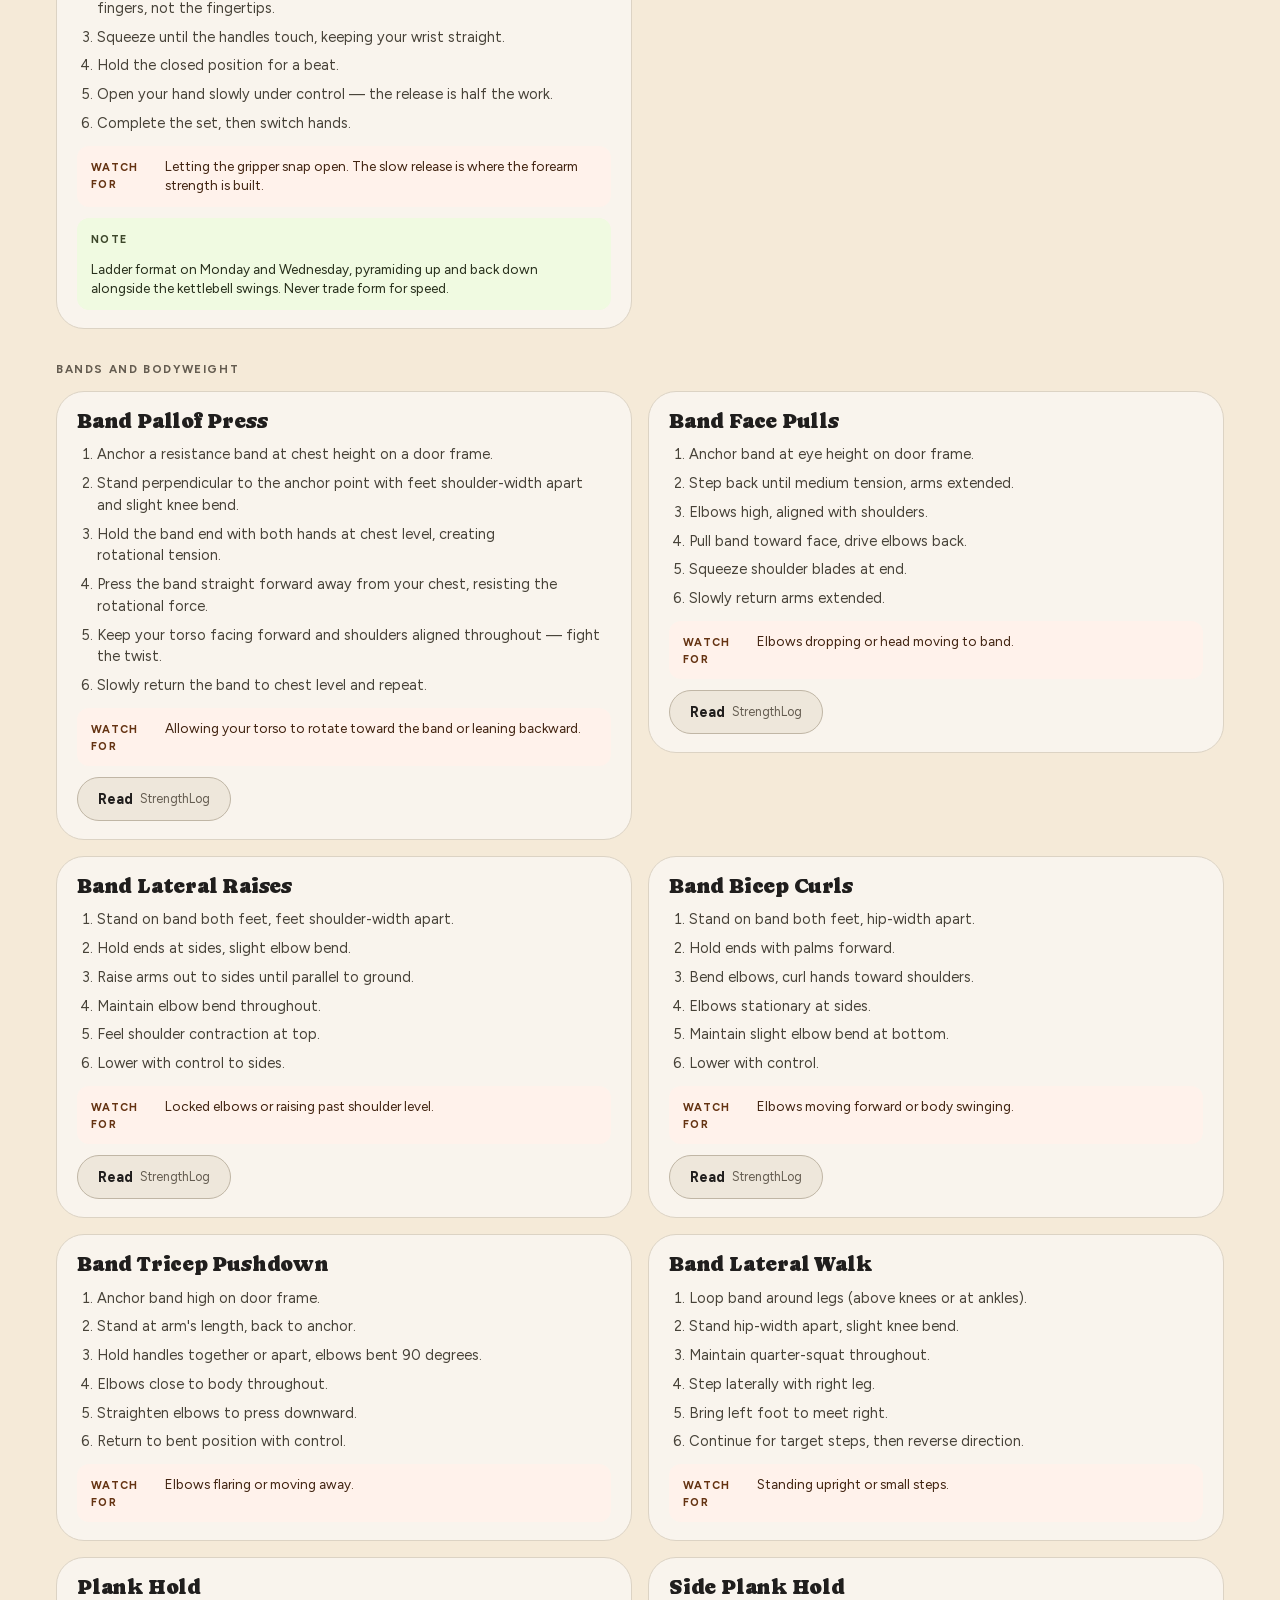
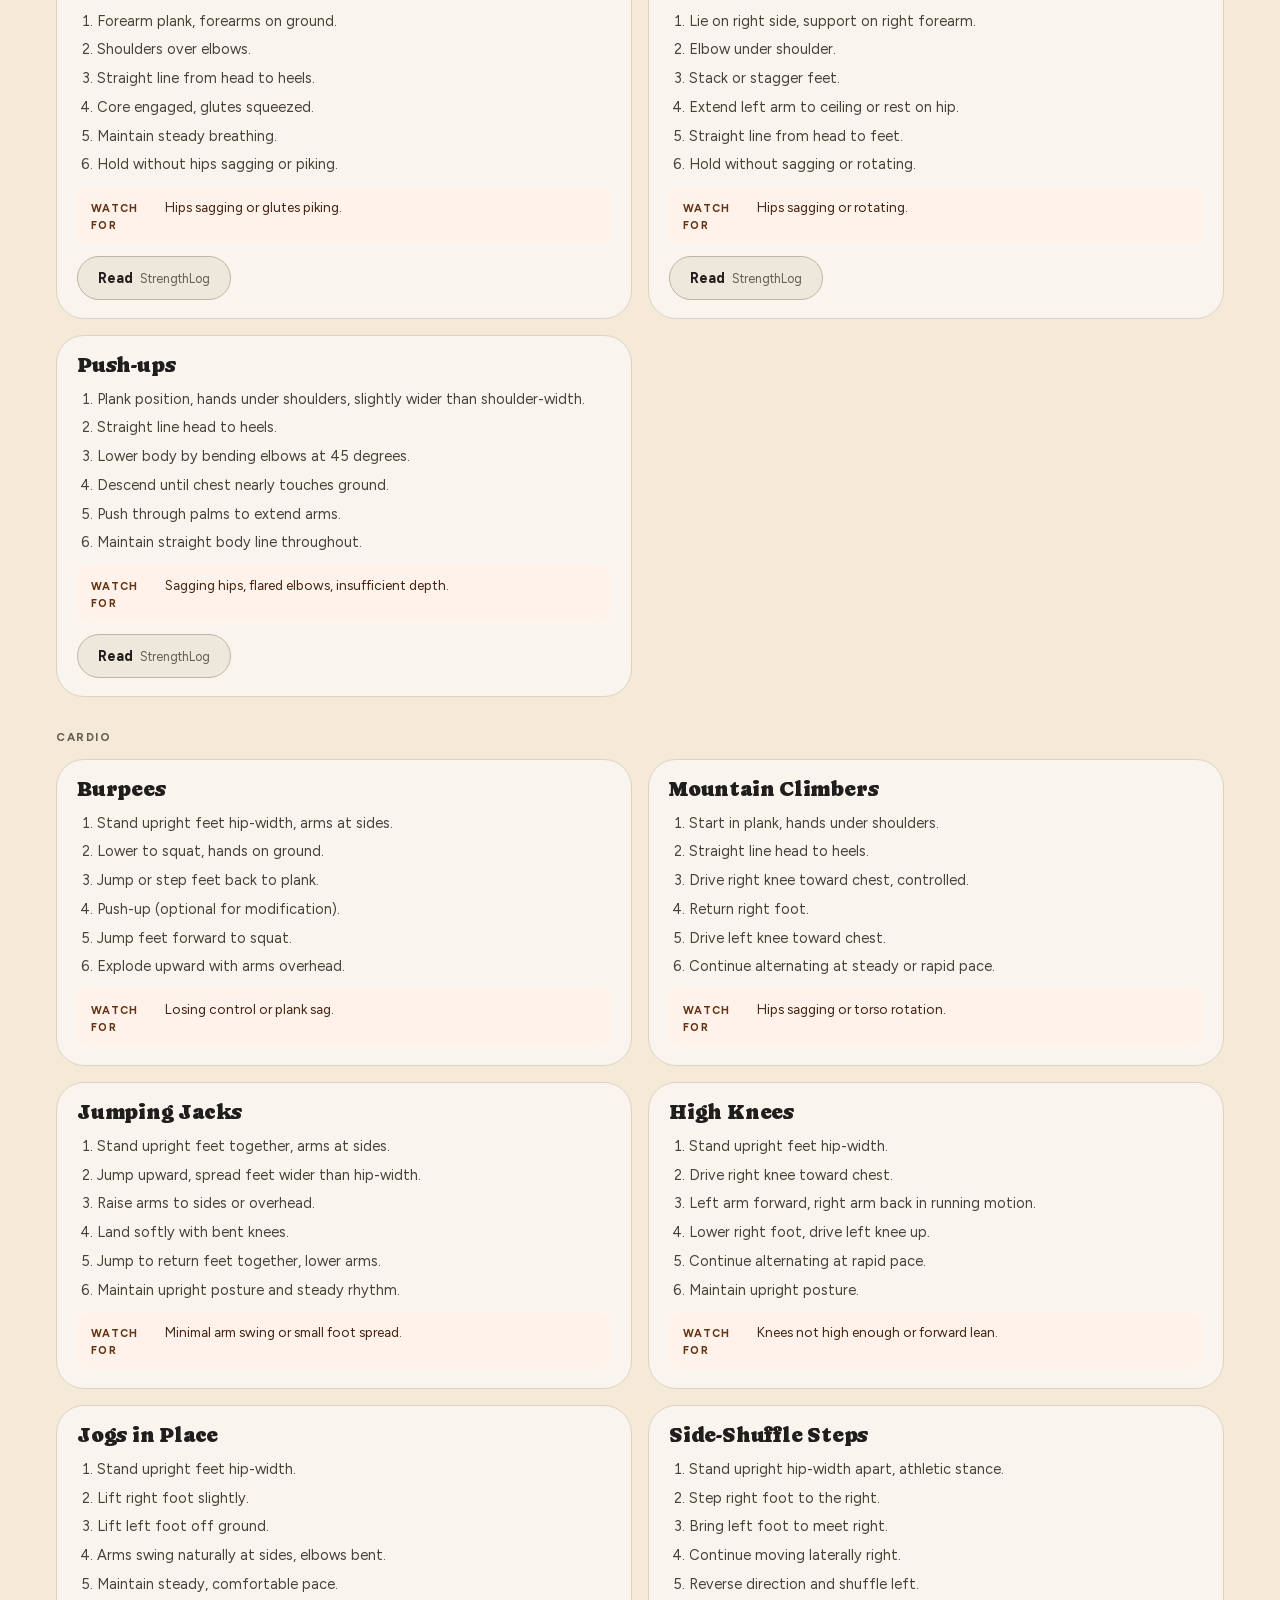
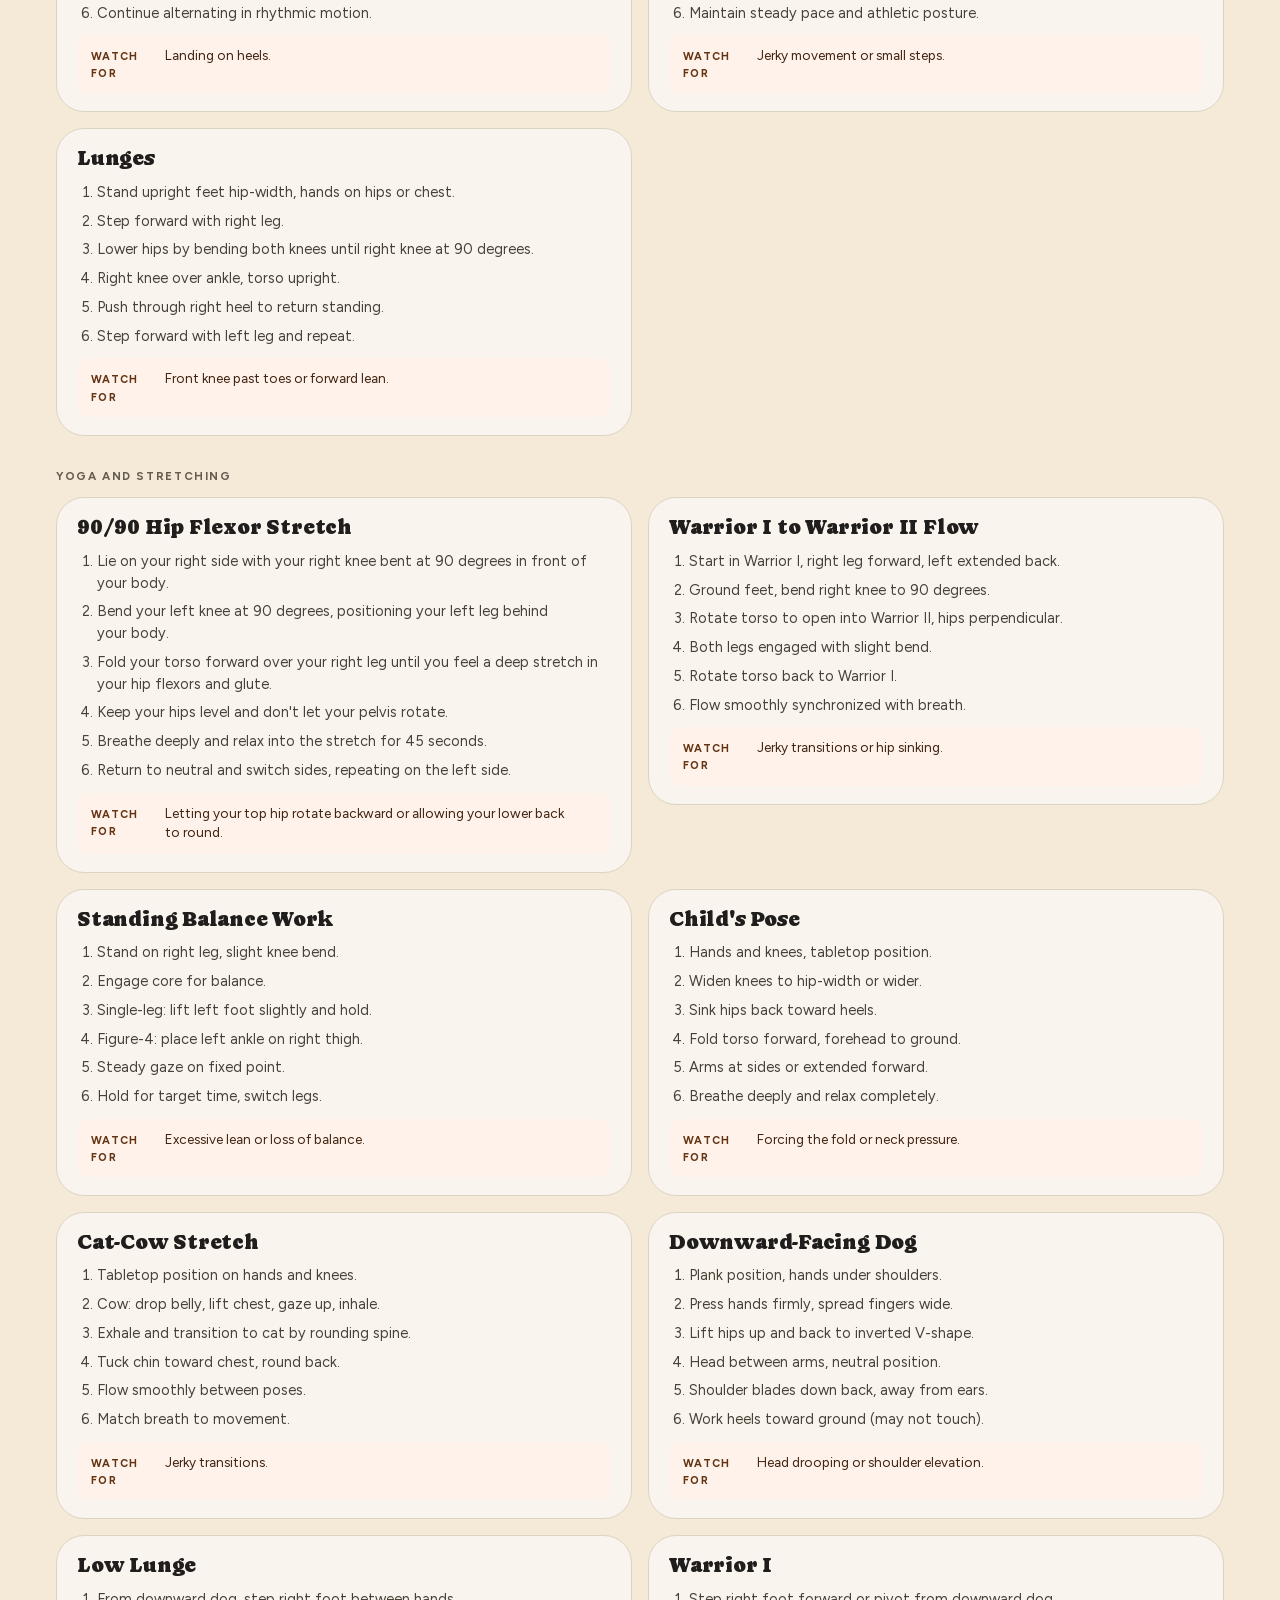
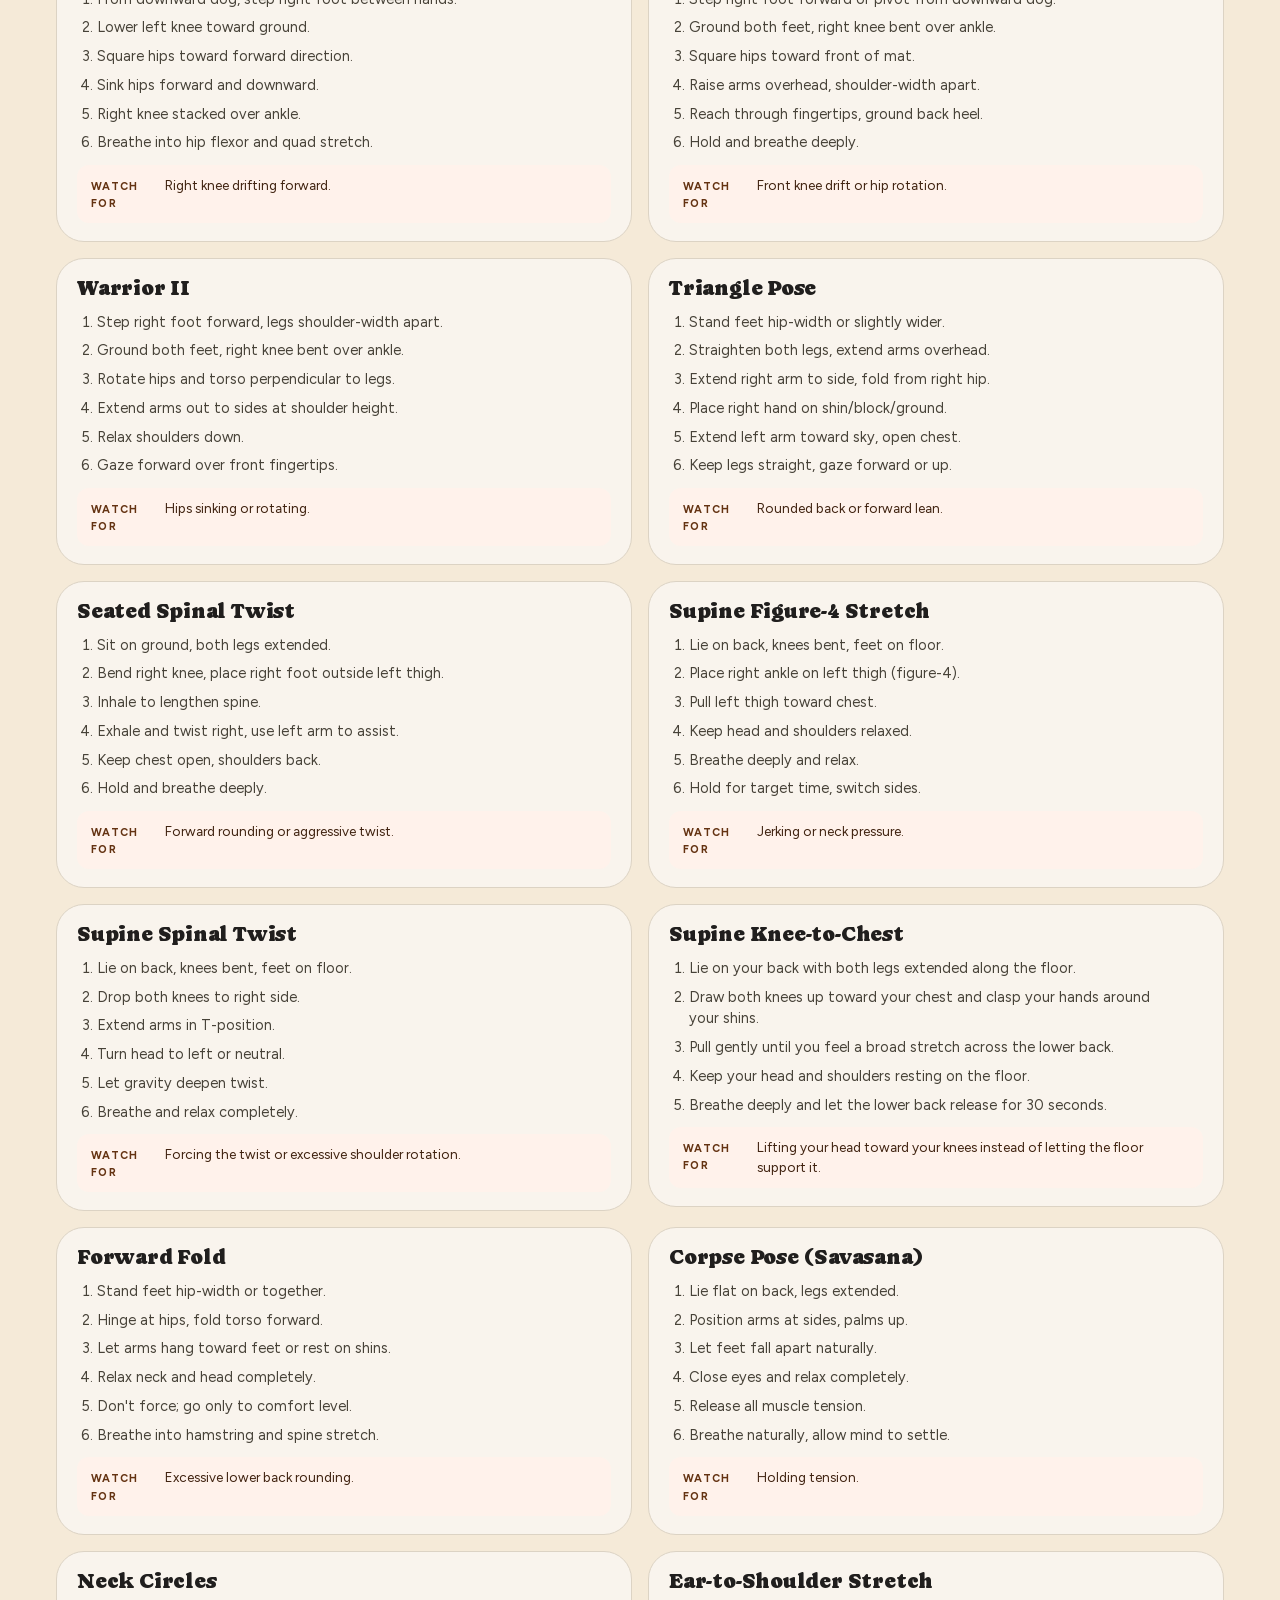
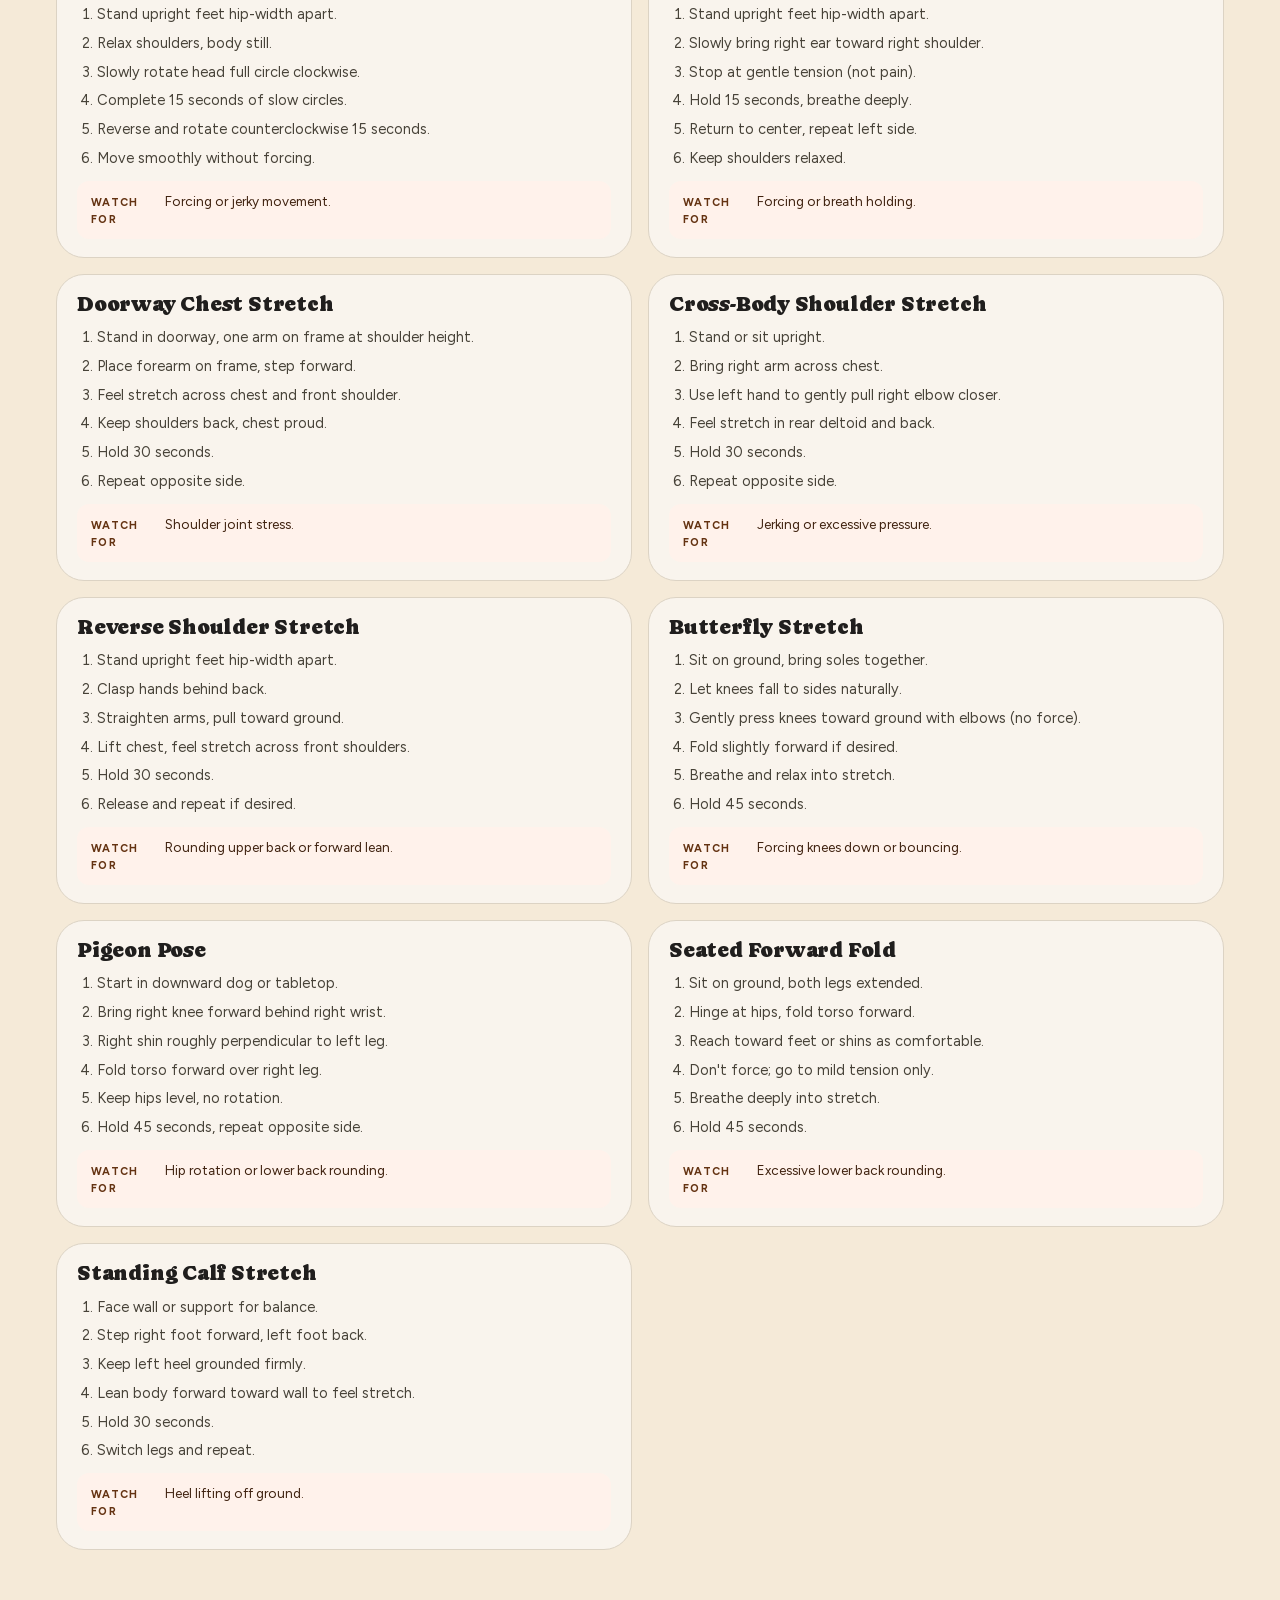
<file: movements.html>
<!DOCTYPE html>
<html lang="en">
<head>
  <meta charset="utf-8">
  <meta name="viewport" content="width=device-width, initial-scale=1">
  <title>Movement Guide</title>
  <link rel="stylesheet" href="css/organic.css">
  <link rel="stylesheet" href="css/app.css">
</head>
<body>
  <div id="app"></div>
  <script src="js/util.js"></script>
  <script src="data/movements.js"></script>
  <script src="js/movements.js"></script>
</body>
</html>
</file>
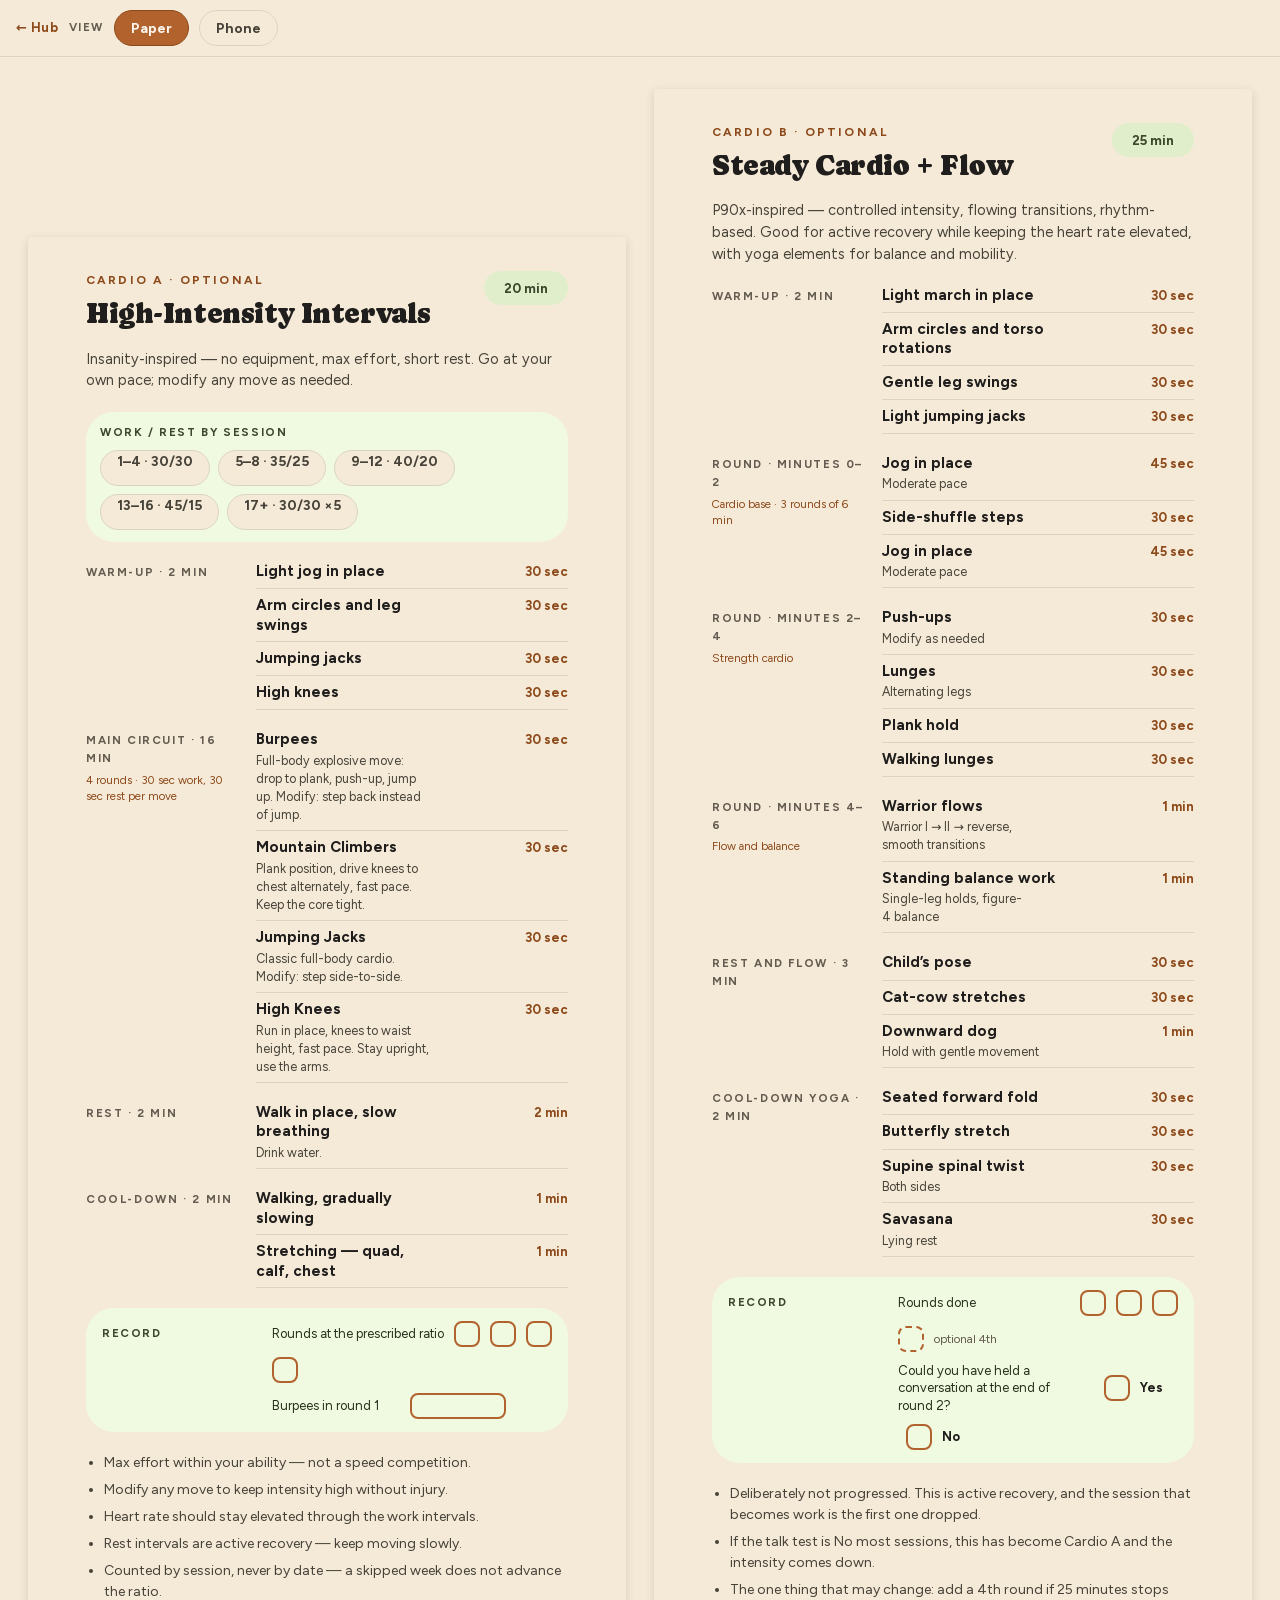
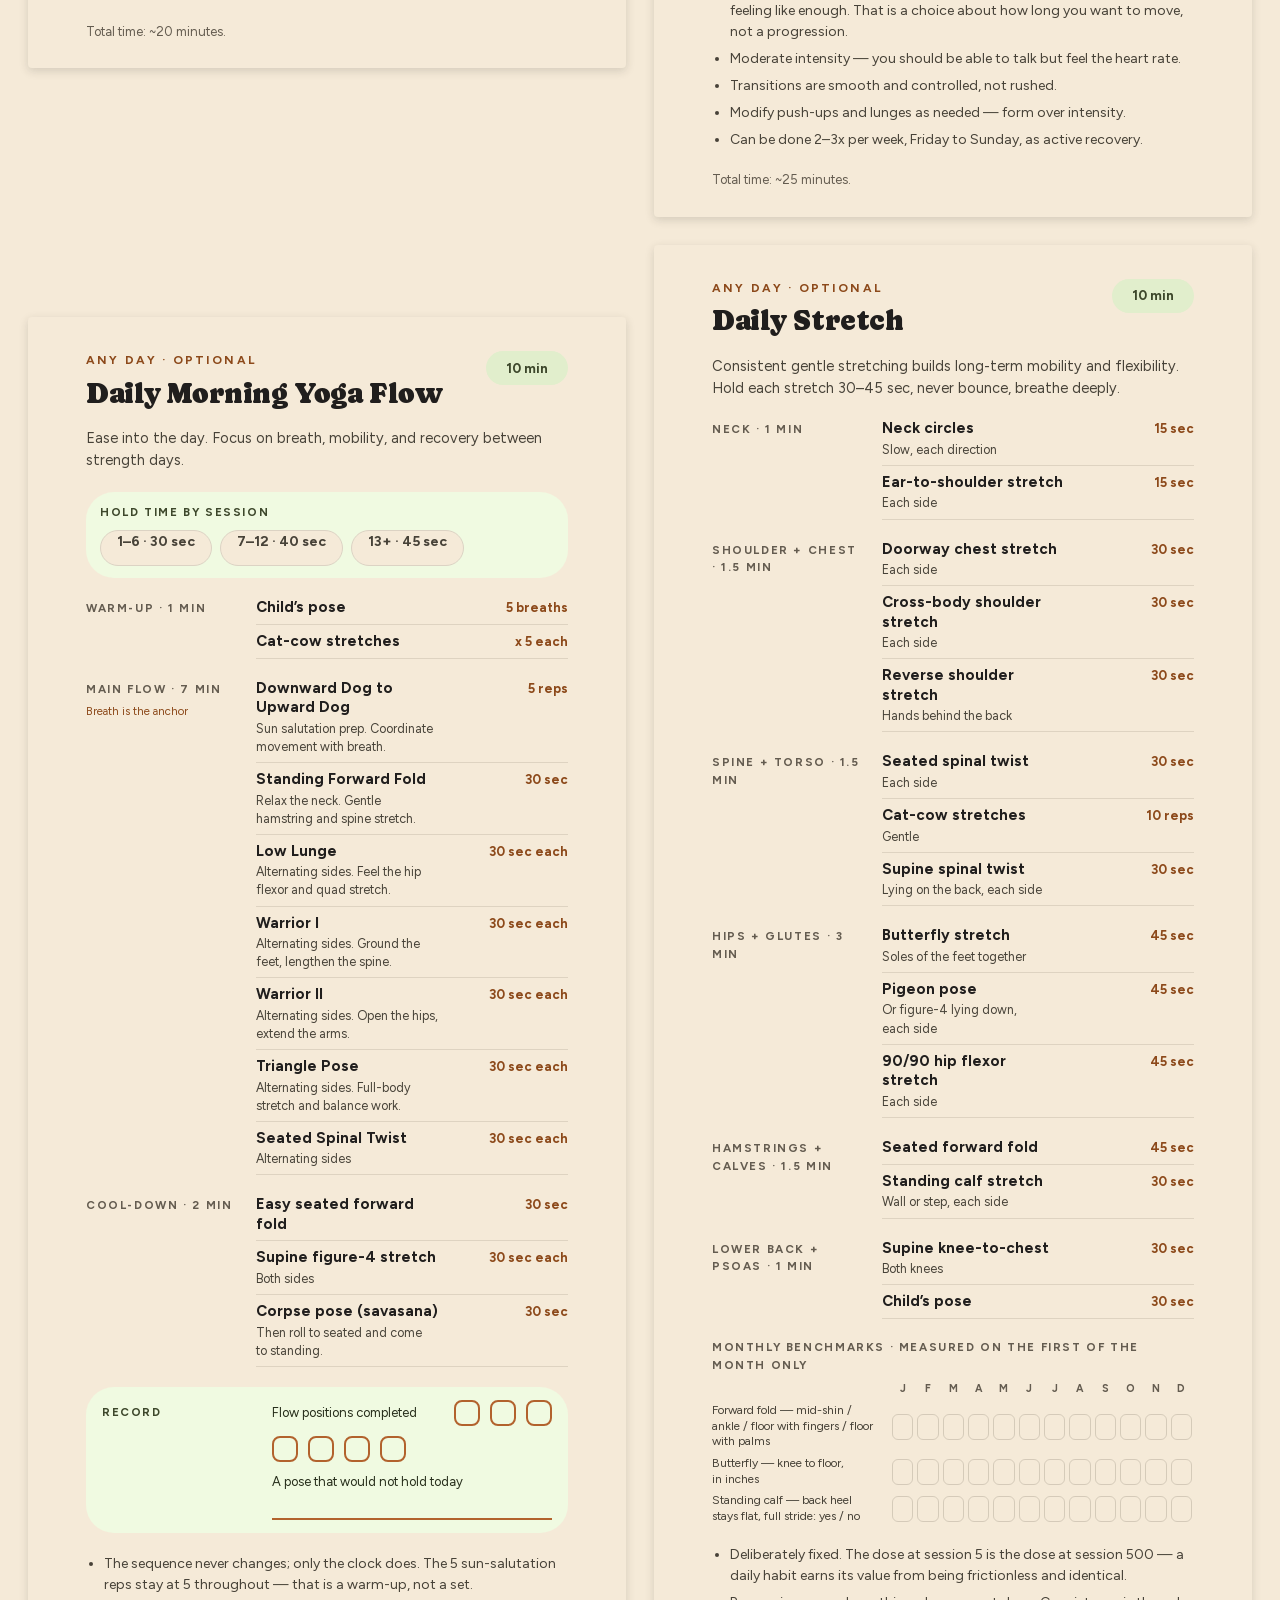
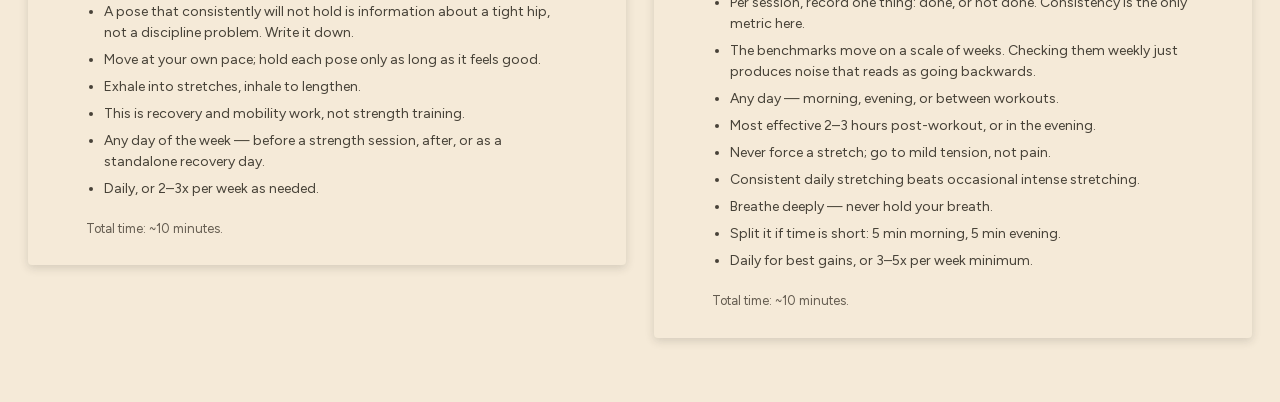
<file: sheets-optional.html>
<!DOCTYPE html>
<html lang="en">
<head>
  <meta charset="utf-8">
  <meta name="viewport" content="width=device-width, initial-scale=1">
  <title>Optional Sessions</title>
  <link rel="stylesheet" href="css/organic.css">
  <link rel="stylesheet" href="css/app.css">
</head>
<body>
  <div id="app"></div>
  <script src="js/util.js"></script>
  <script src="data/optional.js"></script>
  <script src="js/optional.js"></script>
</body>
</html>
</file>
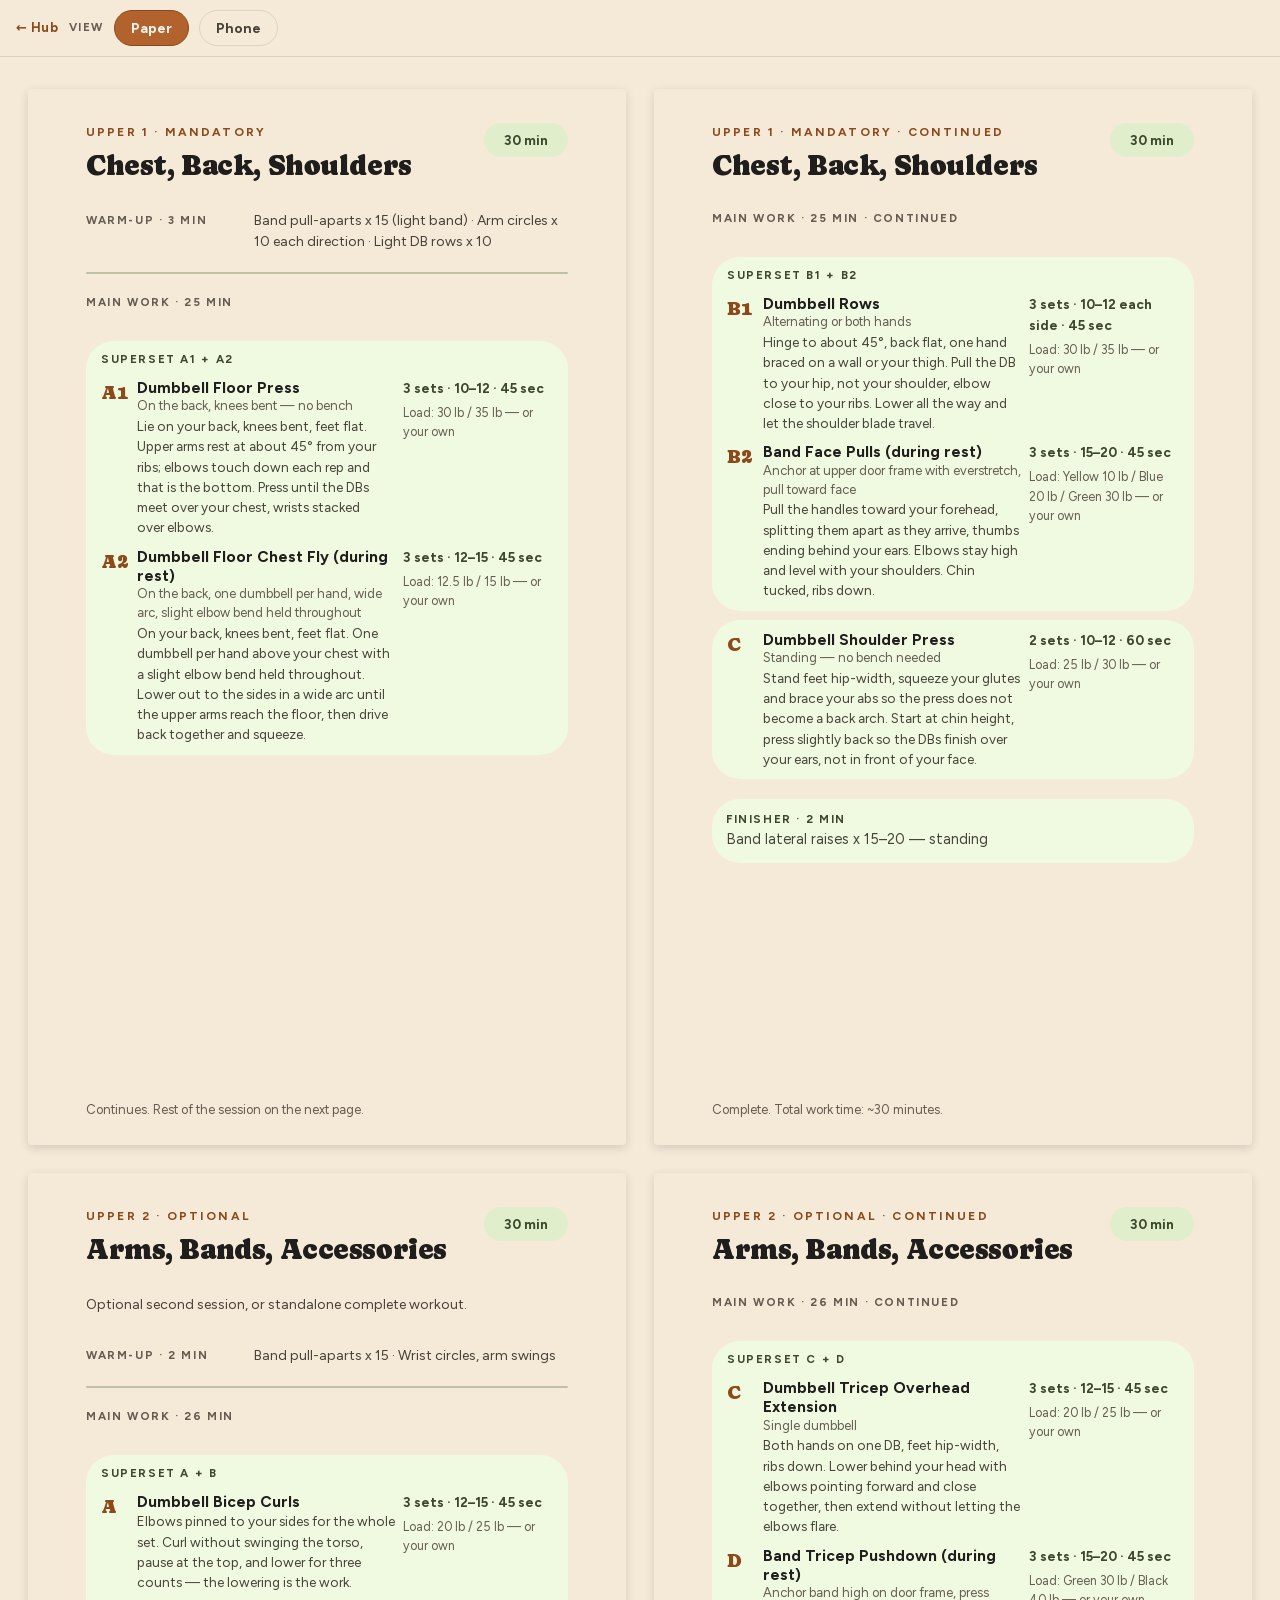
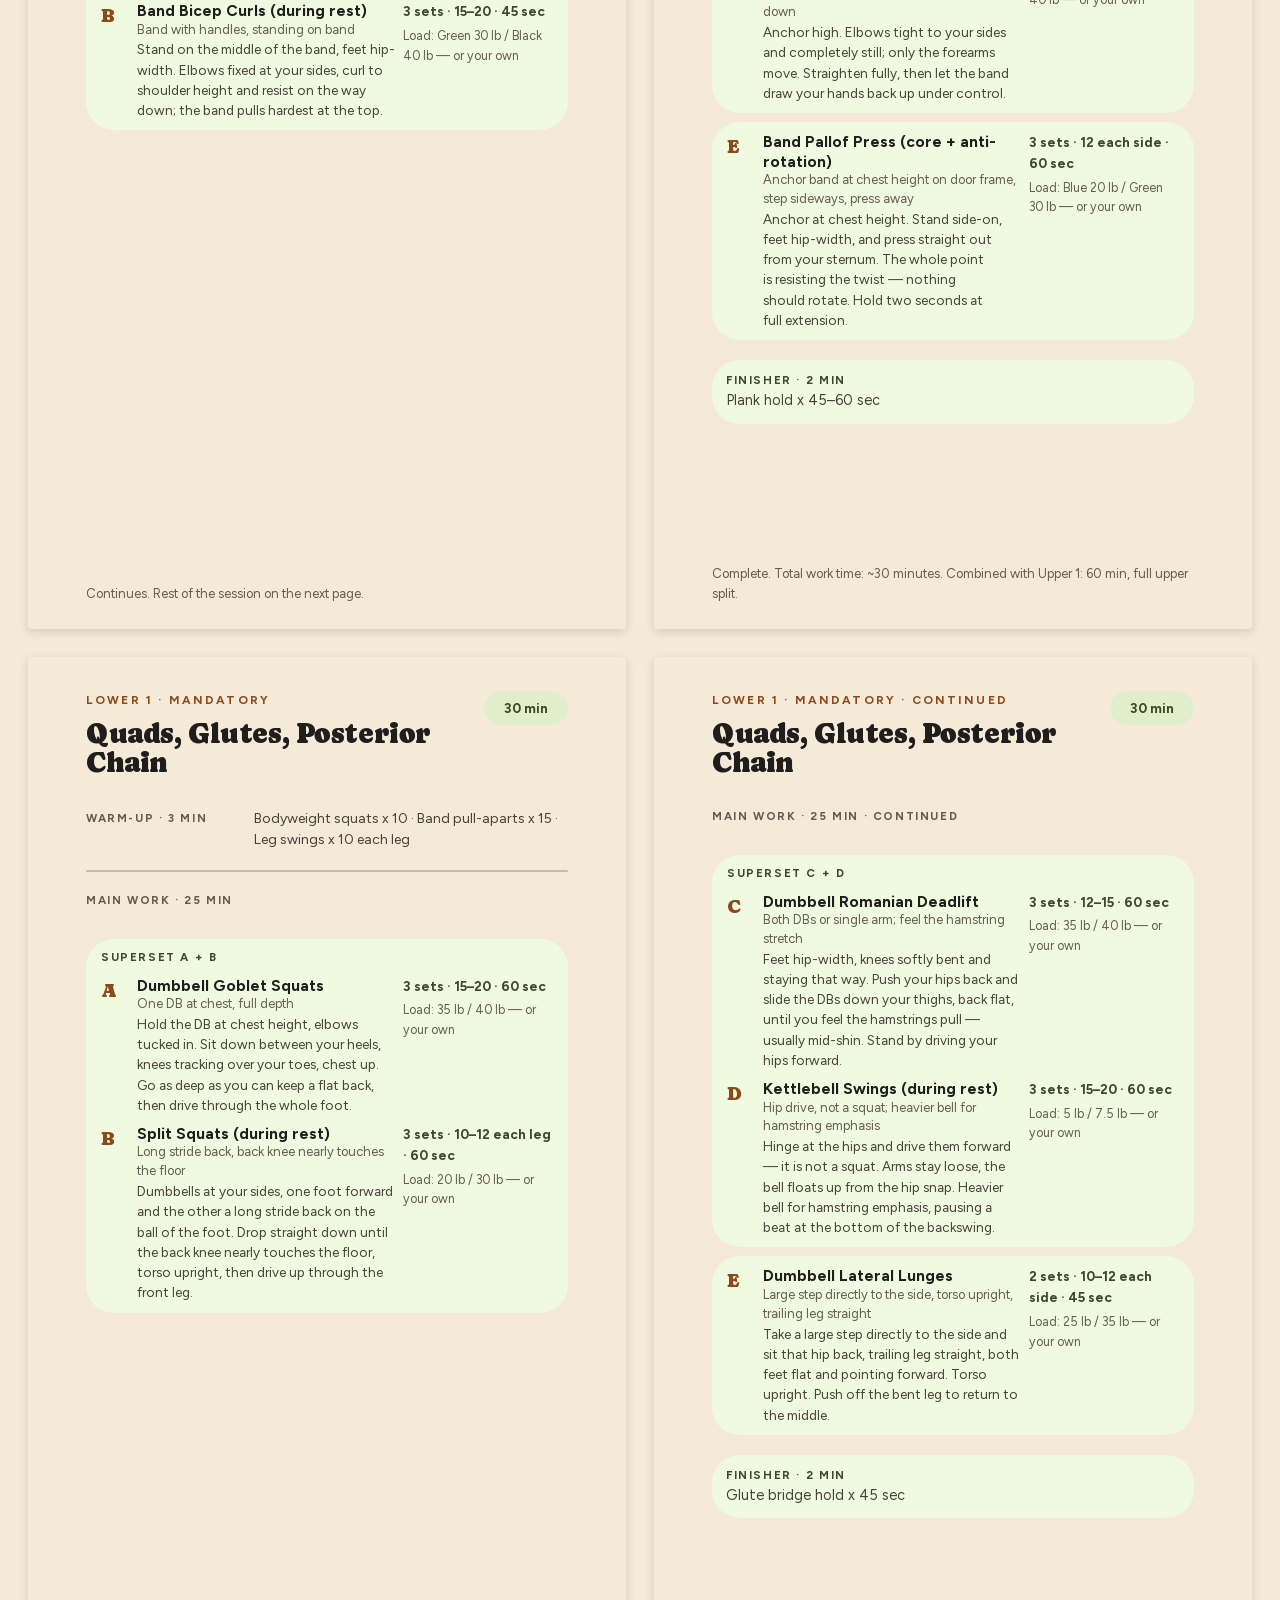
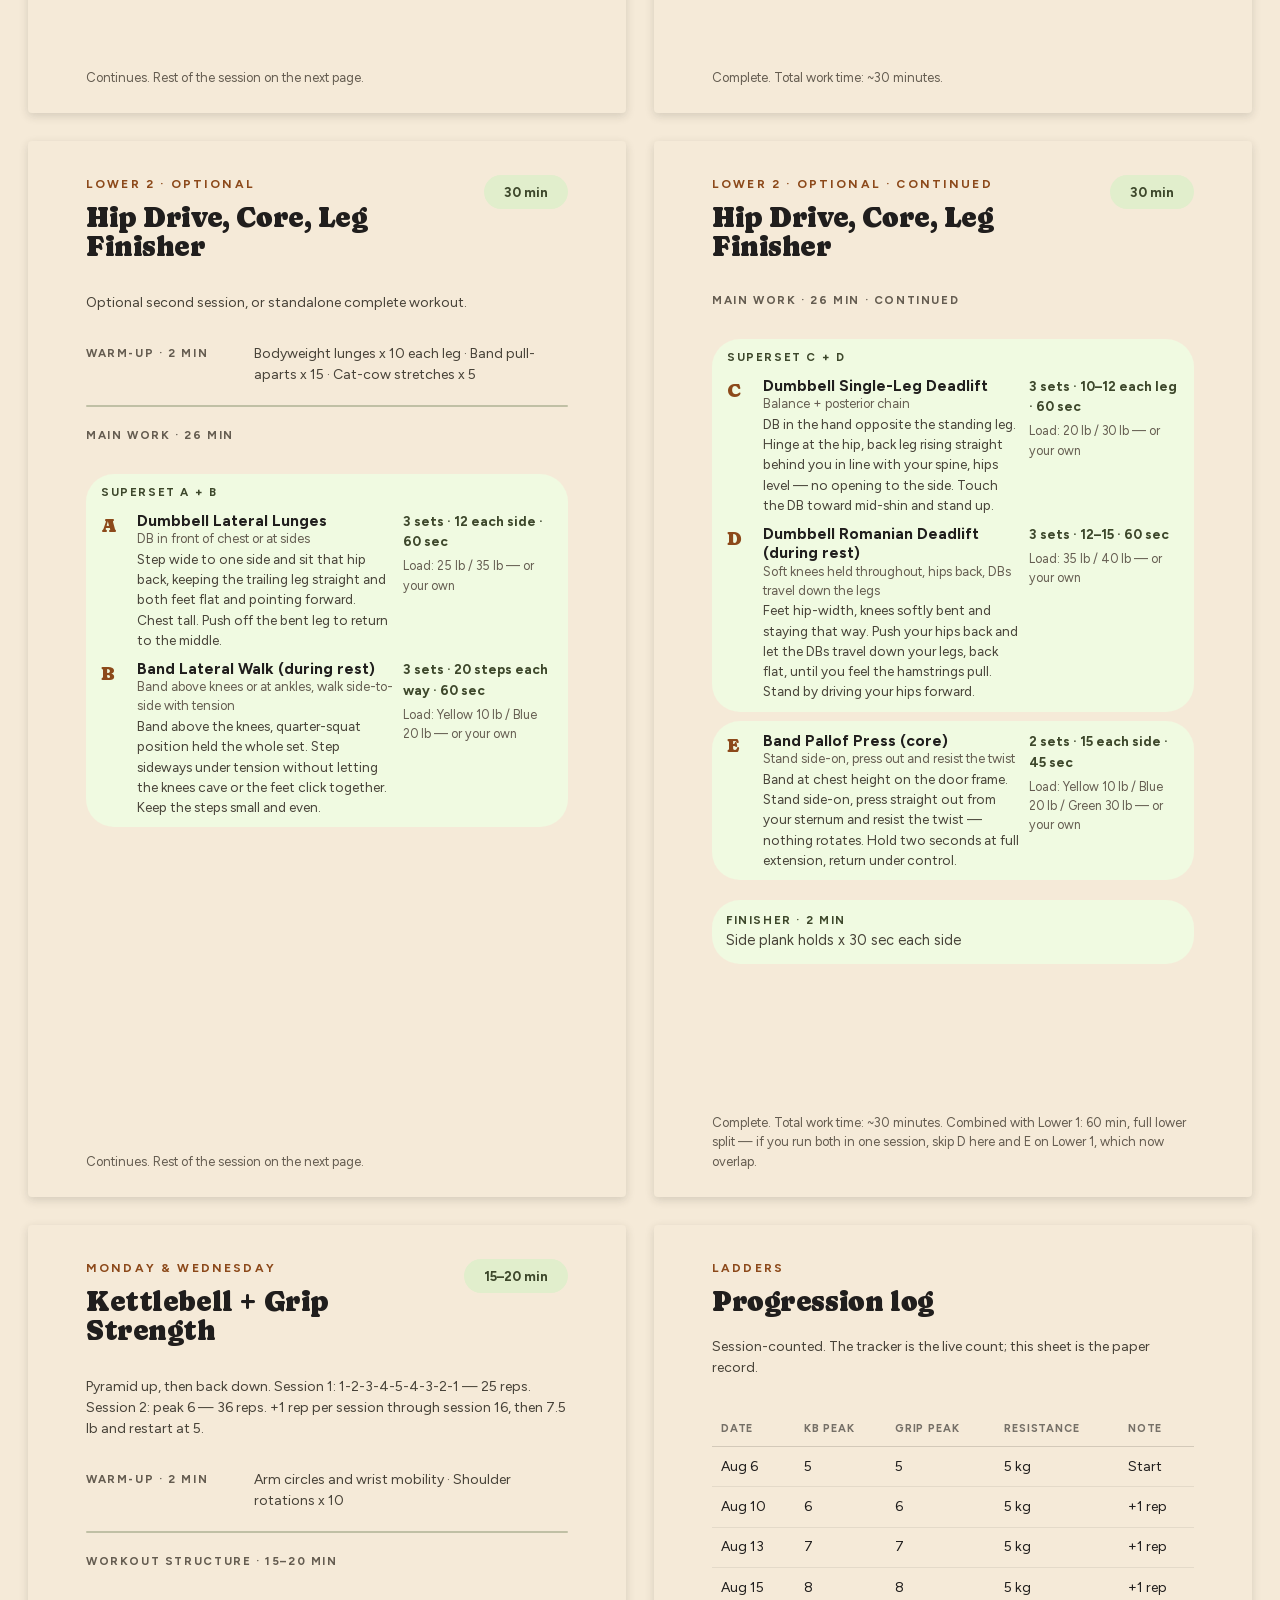
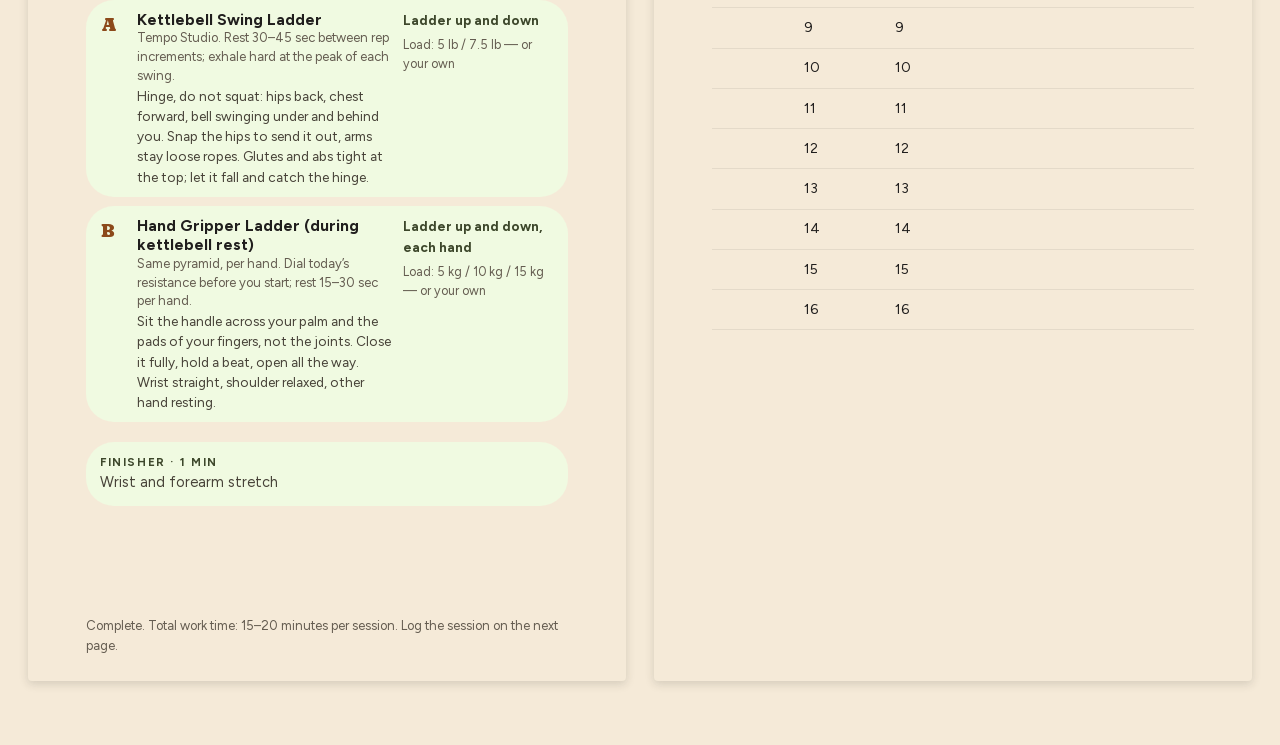
<file: sheets-workouts.html>
<!DOCTYPE html>
<html lang="en">
<head>
  <meta charset="utf-8">
  <meta name="viewport" content="width=device-width, initial-scale=1">
  <title>Workout Sheets</title>
  <link rel="stylesheet" href="css/organic.css">
  <link rel="stylesheet" href="css/app.css">
</head>
<body>
  <div id="app"></div>
  <script src="js/util.js"></script>
  <script src="data/workouts.js"></script>
  <script src="js/sheets.js"></script>
</body>
</html>
</file>
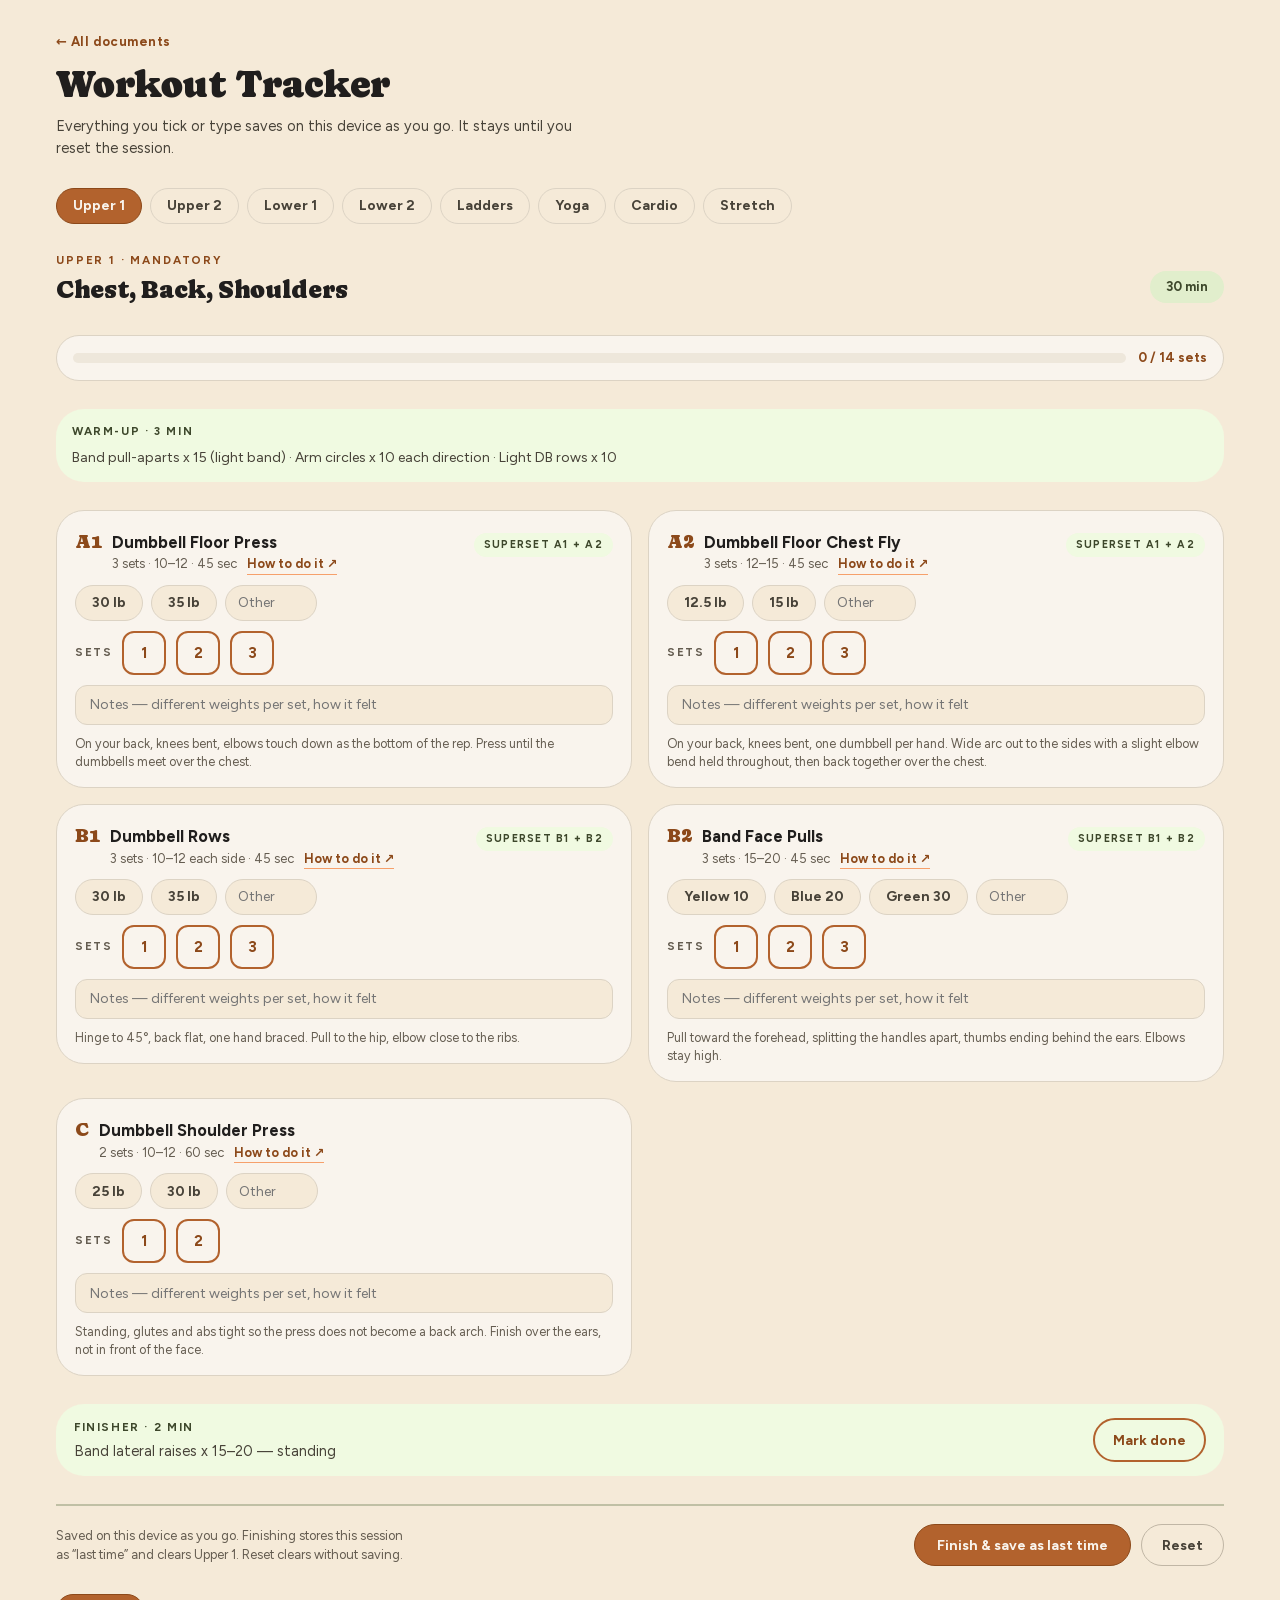
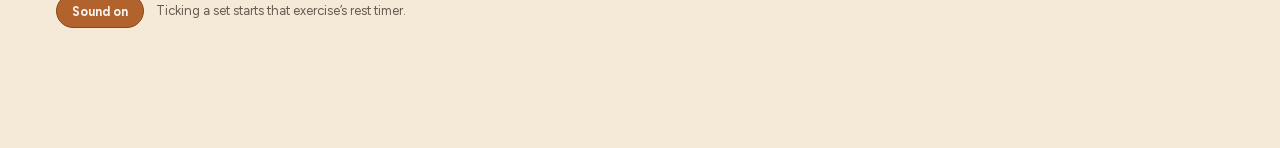
<file: tracker.html>
<!DOCTYPE html>
<html lang="en">
<head>
  <meta charset="utf-8">
  <meta name="viewport" content="width=device-width, initial-scale=1">
  <title>Workout Tracker</title>
  <link rel="stylesheet" href="css/organic.css">
  <link rel="stylesheet" href="css/app.css">
</head>
<body>
  <div id="app"></div>
  <script src="js/util.js"></script>
  <script src="data/sessions.js"></script>
  <script src="js/tracker.js"></script>
</body>
</html>
</file>
<file: css/organic.css>
/* Organic — design-system tokens and component classes. This file is the source of truth for the system's look; retune it here and see readme.md. */
/* Self-hosted. No Google Fonts request. */
@font-face {
  font-family: "Caprasimo";
  src: url("../fonts/caprasimo-latin.woff2") format("woff2");
  font-weight: 400;
  font-style: normal;
  font-display: swap;
}
@font-face {
  font-family: "Figtree";
  src: url("../fonts/figtree-latin.woff2") format("woff2");
  font-weight: 400 700;
  font-style: normal;
  font-display: swap;
}

:root {
  --color-bg: #f5ead8;
  --color-surface: #ebddc5;
  --color-text: #201e1d;
  --color-accent: #c67139;
  --color-accent-2: #7a8a5e;
  --color-divider: color-mix(in srgb, #201e1d 16%, transparent);

  /* Tonal ramps — generated in OKLCH on one shared lightness scale, so the
     same step of any role matches the others in visual value. */
  --color-neutral-100: #f9f4ed;
  --color-neutral-200: #eee7db;
  --color-neutral-300: #dcd3c4;
  --color-neutral-400: #c0b6a5;
  --color-neutral-500: #a19786;
  --color-neutral-600: #82796a;
  --color-neutral-700: #645c50;
  --color-neutral-800: #474238;
  --color-neutral-900: #2e2b25;

  --color-accent-100: #fff2eb;
  --color-accent-200: #ffe1d0;
  --color-accent-300: #ffc6a5;
  --color-accent-400: #f6a06b;
  --color-accent-500: #d67f48;
  --color-accent-600: #b2622d;
  --color-accent-700: #8c491a;
  --color-accent-800: #643312;
  --color-accent-900: #402310;

  --color-accent-2-100: #f0fae1;
  --color-accent-2-200: #e1eecc;
  --color-accent-2-300: #ccdbb2;
  --color-accent-2-400: #aebf92;
  --color-accent-2-500: #8fa073;
  --color-accent-2-600: #728157;
  --color-accent-2-700: #56633f;
  --color-accent-2-800: #3d472b;
  --color-accent-2-900: #272e1b;

  --font-heading: "Caprasimo", system-ui, sans-serif;
  --font-heading-weight: 400;
  --font-body: "Figtree", system-ui, sans-serif;

  --space-1: 4.4px;
  --space-2: 8.8px;
  --space-3: 13.2px;
  --space-4: 17.6px;
  --space-6: 26.4px;
  --space-8: 35.2px;

  --radius-sm: 8px;
  --radius-md: 16px;
  --radius-lg: 28px;

  /* Elevation — derived from the ground: soft ink-tinted shadows on a
     light theme, a hairline edge + ambient darkness on a dark one. */
  --shadow-sm: 0 1px 2px color-mix(in srgb, #2e2b25 14%, transparent);
  --shadow-md: 0 3px 10px color-mix(in srgb, #2e2b25 16%, transparent);
  --shadow-lg: 0 12px 32px color-mix(in srgb, #2e2b25 22%, transparent);
}

body {
  background: var(--color-bg);
  color: var(--color-text);
  font-family: var(--font-body);
}
h1, h2, h3, h4 { font-family: var(--font-heading); font-weight: var(--font-heading-weight); }

.washed{filter:saturate(0.6) contrast(0.85) brightness(1.1) opacity(0.94)}

/* ══════════════════════════════════════════════════════════════════════════
   Components — built with the tokens above. Plain CSS
   on plain HTML: no JavaScript, no build step. Each class is documented in
   readme.md and demonstrated in foundations/ and components/.
   ══════════════════════════════════════════════════════════════════════ */

*, *::before, *::after { box-sizing: border-box; }
body { margin: 0; font-size: 15px; line-height: 1.55; font-weight: 400; }
h1, h2, h3, h4, h5, h6 {
  font-family: var(--font-heading); font-weight: var(--font-heading-weight);
  line-height: 1.12; letter-spacing: -0.015em; margin: 0 0 var(--space-2);
}
h1 { font-size: 42px; }
h2 { font-size: 32px; }
h3 { font-size: 25px; }
h4 { font-size: 20px; }
h5 { font-size: 16px; }
h6 { font-size: 13px; }
h6 { letter-spacing: 0.08em; text-transform: uppercase; }
p { margin: 0 0 var(--space-3); }
a { color: var(--color-accent); text-underline-offset: 3px; }
img { display: block; max-width: 100%; }
figure { margin: 0; }
figcaption {
  font-size: 11px; margin-top: var(--space-1);
  color: color-mix(in srgb, var(--color-text) 55%, transparent);
}
.text-muted { color: color-mix(in srgb, var(--color-text) 55%, transparent); }
:focus { outline: none; }
:focus-visible { outline: 2px solid var(--color-accent); outline-offset: 2px; }
::selection { background: color-mix(in srgb, var(--color-accent) 30%, transparent); }

/* — rules — */
.hr {
  height: 1px; border: 0; margin: var(--space-4) 0;
  background: var(--color-divider);
}

/* — buttons — */
.btn {
  display: inline-flex; align-items: center; justify-content: center; gap: 6px;
  cursor: pointer; text-decoration: none;
  font-family: var(--font-heading); font-weight: var(--font-heading-weight);
  font-size: 14px; line-height: 1.2; color: var(--color-text); /* matches the .input's 14px —
     the pair sits side by side in sign-up rows */
  background: transparent; border: 1px solid transparent;
  padding: var(--space-2) calc(var(--space-3) * 1.2);
  border-radius: var(--radius-md);
}
.btn svg { display: block; }
.btn:disabled { opacity: 0.45; cursor: not-allowed; }
.btn-primary { background: var(--color-accent); color: var(--color-bg); }
.btn-primary:hover { background: var(--color-accent-600); }
.btn-primary:active { background: var(--color-accent-700); }
.btn-secondary { border-color: var(--color-divider); }
.btn-secondary:hover { background: color-mix(in srgb, var(--color-text) 7%, transparent); }
.btn-secondary:active { background: color-mix(in srgb, var(--color-text) 14%, transparent); }
.btn-ghost { color: var(--color-accent); padding-inline: var(--space-1); }
.btn-ghost:hover { background: color-mix(in srgb, var(--color-accent) 10%, transparent); }
.btn-ghost:active { background: color-mix(in srgb, var(--color-accent) 18%, transparent); }
.btn-icon { width: 36px; height: 36px; padding: 0; }
.btn-block { width: 100%; margin-top: var(--space-2); }

/* — forms — */
.field > label {
  display: block; font-size: 12px; margin-bottom: 5px;
  color: color-mix(in srgb, var(--color-text) 70%, transparent);
}
.input {
  width: 100%; min-height: 36px; padding: 6px 10px; font: inherit;
  font-size: 14px; color: var(--color-text); caret-color: var(--color-accent);
  background: var(--color-surface);
  border: 1px solid var(--color-divider); border-radius: var(--radius-md);
}
.input:hover { border-color: color-mix(in srgb, var(--color-text) 45%, transparent); }
.input:focus-visible { border-color: var(--color-accent); outline-offset: 0; }
textarea.input { min-height: 90px; resize: vertical; }
.radio { display: inline-flex; align-items: center; gap: 8px; cursor: pointer; font-size: 14px; }
.radio input, .seg-opt input {
  position: absolute; opacity: 0; width: 0; height: 0; pointer-events: none;
}
.radio .dot {
  width: 16px; height: 16px; flex: none; border-radius: 50%;
  border: 1.5px solid var(--color-divider);
}
.radio:hover .dot { border-color: var(--color-accent); }
.radio input:checked + .dot {
  border-color: var(--color-accent); background: var(--color-accent);
  box-shadow: inset 0 0 0 4px var(--color-bg);
}
.radio input:focus-visible + .dot { outline: 2px solid var(--color-accent); outline-offset: 2px; }
.seg {
  display: inline-flex; overflow: hidden;
  border: 1px solid var(--color-divider); border-radius: var(--radius-md);
}
.seg-opt {
  display: inline-flex; align-items: center; gap: 6px;
  padding: 7px 12px; font-size: 13px; cursor: pointer;
}
.seg-opt + .seg-opt { border-left: 1px solid var(--color-divider); }
.seg-opt:has(input:checked) { background: var(--color-accent); color: var(--color-bg); }
.seg-opt:not(:has(input:checked)):hover { background: color-mix(in srgb, var(--color-text) 7%, transparent); }
.seg-opt:has(input:focus-visible) { outline: 2px solid var(--color-accent); outline-offset: -2px; }

/* — cards — */
.card {
  display: flex; flex-direction: column; gap: var(--space-2);
  padding: var(--space-3); border-radius: var(--radius-md); background: var(--color-surface);
}
.card-kicker { font-size: 10px; letter-spacing: 0.1em; text-transform: uppercase; color: var(--color-accent); }
.card-title {
  font-family: var(--font-heading); font-weight: var(--font-heading-weight);
  font-size: 17px; line-height: 1.2;
}
.card-body { margin: 0; font-size: 13px; opacity: 0.8; flex: 1; }
.card-meta {
  display: flex; align-items: center; gap: 6px; font-size: 11px;
  color: color-mix(in srgb, var(--color-text) 50%, transparent);
}
.elev-sm { box-shadow: var(--shadow-sm); }
.elev-md { box-shadow: var(--shadow-md); }
.elev-lg { box-shadow: var(--shadow-lg); }

/* — tags — */
.tag {
  display: inline-flex; align-items: center; font-size: 11px;
  letter-spacing: 0.02em; padding: 3px 10px;
  border-radius: calc(var(--radius-md) * 0.75);
}
.tag-accent { background: var(--color-accent-100); color: var(--color-accent-800); }
.tag-accent-2 { background: var(--color-accent-2-100); color: var(--color-accent-2-800); }
.tag-neutral { background: var(--color-neutral-100); color: var(--color-neutral-800); }
.tag-outline { border: 1px solid var(--color-accent); color: var(--color-accent); }

/* — navigation — */
.nav {
  display: flex; align-items: center; gap: var(--space-4);
  padding: var(--space-3) var(--space-4);
  border-bottom: none;
}
.nav-brand {
  font-family: var(--font-heading); font-weight: var(--font-heading-weight);
  font-size: 18px; margin-right: auto;
}
.nav a { color: inherit; text-decoration: none; font-size: 14px; }
.nav a:hover, .nav a[aria-current='page'] { color: var(--color-accent); }

/* — tables — */
.table { width: 100%; border-collapse: collapse; font-size: 14px; }
.table th {
  text-align: left; font-size: 11px; letter-spacing: 0.08em; text-transform: uppercase;
  color: color-mix(in srgb, var(--color-text) 60%, transparent);
  padding: var(--space-2); border-bottom: 1px solid var(--color-divider);
}
.table td {
  padding: var(--space-2);
  border-bottom: 1px solid color-mix(in srgb, var(--color-text) 8%, transparent);
}
.table tbody tr:hover { background: color-mix(in srgb, var(--color-text) 4%, transparent); }

/* — dialog — */
.dialog-backdrop {
  position: fixed; inset: 0; display: grid; place-items: center;
  padding: var(--space-4);
  background: color-mix(in srgb, var(--color-neutral-900) 50%, transparent);
}
.dialog {
  width: min(440px, 100%); display: flex; flex-direction: column; gap: var(--space-3);
  padding: var(--space-4); border-radius: var(--radius-lg);
  background: var(--color-surface); box-shadow: var(--shadow-lg);
}
.dialog-title {
  font-family: var(--font-heading); font-weight: var(--font-heading-weight);
  font-size: 20px;
}
.dialog-body { font-size: 14px; opacity: 0.85; }
.dialog-actions { display: flex; justify-content: flex-end; gap: var(--space-2); margin-top: var(--space-2); }

/* — rounded frame: everything softens, small controls go pill — */
.card, .dialog { border-radius: calc(var(--radius-lg) * 1.15); }
.btn, .tag, .seg, .input { border-radius: 999px; }
.input { padding-inline: 14px; }
</file>
<file: css/app.css>
/* Layout for the fitness pages. Tokens come from organic.css. */

body {
  min-height: 100vh;
  background: var(--color-bg);
  color: var(--color-text);
  font-family: var(--font-body);
}

a {
  color: var(--color-accent-700);
  text-decoration: none;
}
a:hover { color: var(--color-accent); }

button, input, select, textarea { font-family: inherit; color: inherit; }
button { cursor: pointer; }

.wrap {
  max-width: 660px;
  margin: 0 auto;
  padding: 28px 20px 56px;
  display: flex;
  flex-direction: column;
  gap: 24px;
  box-sizing: border-box;
}
.wrap-tracker { max-width: 700px; padding: 22px 16px 110px; gap: 18px; }
.wrap-narrow { max-width: 560px; padding: 22px 16px 60px; gap: 18px; }

.kicker {
  font-size: 12px;
  letter-spacing: 0.18em;
  text-transform: uppercase;
  color: var(--color-accent-700);
  font-weight: 700;
}
.kicker-sm {
  font-size: 11.5px;
  letter-spacing: 0.14em;
  text-transform: uppercase;
  font-weight: 700;
}

.display {
  font-family: var(--font-heading);
  font-weight: 400;
  letter-spacing: -0.015em;
  line-height: 1.06;
  margin: 0;
}
.display-xl { font-size: 40px; line-height: 1.02; }
.display-lg { font-size: 30px; }
.display-md { font-size: 25px; line-height: 1.08; }
.display-sm { font-size: 20px; line-height: 1.1; }

.lede {
  font-size: 14.5px;
  line-height: 1.5;
  margin: 0;
  color: var(--color-neutral-800);
  max-width: 54ch;
  text-wrap: pretty;
}

.back {
  font-size: 13px;
  font-weight: 700;
  letter-spacing: 0.04em;
}

.hub-head {
  display: flex;
  flex-wrap: wrap;
  align-items: flex-end;
  justify-content: space-between;
  gap: 16px;
}
.day-label {
  display: flex;
  flex-direction: column;
  gap: 5px;
}
.day-label span {
  font-size: 11px;
  letter-spacing: 0.14em;
  text-transform: uppercase;
  color: var(--color-neutral-700);
  font-weight: 700;
}
.day-select {
  height: 44px;
  padding: 0 16px;
  border-radius: 999px;
  border: 1.5px solid var(--color-neutral-400);
  background: var(--color-neutral-100);
  font-size: 15px;
  font-weight: 700;
}

.stack { display: flex; flex-direction: column; gap: 12px; }
.stack-tight { display: flex; flex-direction: column; gap: 9px; }

.card-link {
  display: grid;
  grid-template-columns: 1fr auto;
  gap: 16px;
  align-items: center;
  border-radius: var(--radius-lg);
  text-decoration: none;
  color: inherit;
}
.card-link.main {
  padding: 22px 24px;
  background: var(--color-accent-600);
  border: 1.5px solid var(--color-accent-700);
}
.card-link.main .card-kicker { color: var(--color-accent-100); }
.card-link.main .card-title { color: var(--color-neutral-100); font-size: 27px; }
.card-link.main .card-body,
.card-link.main .card-meta { color: var(--color-accent-100); }
.card-link.side {
  padding: 17px 20px;
  background: var(--color-neutral-100);
  border: 1.5px solid var(--color-neutral-300);
}
.card-link.side .card-kicker { color: var(--color-accent-700); }
.card-link.side .card-title { color: var(--color-text); font-size: 20px; }
.card-link.side .card-body { color: var(--color-neutral-800); }
.card-link.side .card-meta { color: var(--color-accent-700); }
.card-link .card-kicker {
  font-size: 11px;
  letter-spacing: 0.16em;
  text-transform: uppercase;
  font-weight: 700;
  margin-bottom: 5px;
}
.card-link .card-title {
  font-family: var(--font-heading);
  font-weight: 400;
  line-height: 1.08;
  margin-bottom: 4px;
}
.card-link .card-body {
  font-size: 14px;
  line-height: 1.45;
  max-width: 44ch;
  text-wrap: pretty;
}
.card-link .card-meta {
  font-size: 13px;
  font-weight: 700;
  white-space: nowrap;
  text-align: right;
}

.note {
  display: flex;
  flex-direction: column;
  gap: 7px;
  padding: 16px 18px;
  border-radius: var(--radius-lg);
  background: var(--color-accent-2-100);
}
.note .kicker-sm { color: var(--color-accent-2-800); }
.note p {
  font-size: 14.5px;
  line-height: 1.5;
  color: var(--color-neutral-800);
  margin: 0;
  text-wrap: pretty;
}

.menu {
  border-radius: var(--radius-lg);
  background: var(--color-neutral-100);
  border: 1.5px solid var(--color-neutral-300);
  padding: 4px 18px 6px;
}
.menu summary {
  cursor: pointer;
  padding: 14px 0;
  font-size: 15px;
  font-weight: 700;
  color: var(--color-accent-700);
  list-style: none;
}
.menu summary::-webkit-details-marker { display: none; }
.menu-body {
  display: flex;
  flex-direction: column;
  gap: 18px;
  padding: 6px 0 16px;
}

.doc-link {
  display: grid;
  grid-template-columns: 1fr auto;
  gap: 14px;
  align-items: center;
  padding: 13px 16px;
  border-radius: var(--radius-lg);
  color: inherit;
}
.doc-link.featured {
  padding: 16px 18px;
  background: var(--color-accent-100);
  border: 1.5px solid var(--color-accent-400);
}
.doc-link.featured:hover { border-color: var(--color-accent-600); }
.doc-link.plain {
  background: var(--color-bg);
  border: 1.5px solid var(--color-neutral-300);
}
.doc-link.plain:hover {
  border-color: var(--color-accent-600);
  background: var(--color-accent-100);
}
.doc-link.sage {
  background: var(--color-accent-2-100);
  border: 1.5px solid transparent;
}
.doc-link.sage:hover { border-color: var(--color-accent-2-600); }
.doc-link .title { font-size: 15px; font-weight: 700; }
.doc-link .meta {
  font-size: 12.5px;
  color: var(--color-neutral-700);
  white-space: nowrap;
}

.site-foot {
  border-top: 2px solid color-mix(in srgb, var(--color-accent-2-600) 40%, transparent);
  padding-top: 16px;
  display: flex;
  flex-direction: column;
  gap: 8px;
  font-size: 13px;
  line-height: 1.5;
  color: var(--color-neutral-700);
}

.pill {
  height: 36px;
  padding: 0 16px;
  border-radius: 999px;
  font-size: 14px;
  font-weight: 700;
  white-space: nowrap;
  border: 1.5px solid var(--color-neutral-300);
  background: var(--color-bg);
  color: var(--color-neutral-800);
}
.pill.on {
  border-color: var(--color-accent-700);
  background: var(--color-accent-600);
  color: var(--color-neutral-100);
}
.pill-row { display: flex; flex-wrap: wrap; gap: 8px; }

.session-head {
  display: flex;
  align-items: flex-end;
  justify-content: space-between;
  gap: 16px;
  padding-bottom: 4px;
}
.duration {
  flex: none;
  display: flex;
  align-items: center;
  height: 32px;
  padding: 0 16px;
  border-radius: 999px;
  background: var(--color-accent-2-200);
  color: var(--color-accent-2-800);
  font-size: 13px;
  font-weight: 700;
  white-space: nowrap;
}

.progress {
  display: flex;
  align-items: center;
  gap: 12px;
  padding: 12px 16px;
  border-radius: var(--radius-lg);
  background: var(--color-neutral-100);
  border: 1.5px solid var(--color-neutral-300);
}
.progress-track {
  flex: 1;
  height: 10px;
  border-radius: 999px;
  background: var(--color-neutral-200);
  overflow: hidden;
}
.progress-fill {
  height: 100%;
  border-radius: 999px;
  background: var(--color-accent-600);
  transition: width 180ms ease;
}
.progress-label {
  font-size: 13px;
  font-weight: 700;
  color: var(--color-accent-700);
  white-space: nowrap;
}

.panel {
  display: flex;
  flex-direction: column;
  gap: 14px;
  padding: 18px;
  border-radius: var(--radius-lg);
  background: var(--color-neutral-100);
  border: 1.5px solid var(--color-neutral-300);
}
.panel-warm {
  gap: 6px;
  padding: 14px 16px;
  background: var(--color-accent-2-100);
  border: 0;
}
.panel-ladder {
  background: var(--color-accent-100);
  border: 1.5px solid var(--color-accent-300);
}
.panel-ex {
  gap: 10px;
  padding: 16px 18px;
}

.ex-head {
  display: flex;
  align-items: baseline;
  justify-content: space-between;
  gap: 12px;
}
.ex-code {
  font-family: var(--font-heading);
  font-size: 19px;
  color: var(--color-accent-700);
}
.ex-name { font-size: 16.5px; font-weight: 700; line-height: 1.25; }
.ex-metrics { font-size: 13px; color: var(--color-neutral-700); }
.form-link {
  font-size: 12.5px;
  font-weight: 700;
  color: var(--color-accent-700);
  border-bottom: 1.5px solid var(--color-accent-400);
}
.form-link:hover { color: var(--color-accent); border-color: var(--color-accent); }
.superset {
  flex: none;
  font-size: 10.5px;
  letter-spacing: 0.12em;
  text-transform: uppercase;
  font-weight: 700;
  color: var(--color-accent-2-800);
  background: var(--color-accent-2-100);
  padding: 4px 10px;
  border-radius: 999px;
  white-space: nowrap;
}

.set-btn {
  width: 44px;
  height: 44px;
  min-width: 44px;
  border-radius: 12px;
  font-size: 15px;
  font-weight: 700;
  border: 2px solid var(--color-accent-600);
  background: transparent;
  color: var(--color-accent-700);
}
.set-btn.on {
  border-color: var(--color-accent-700);
  background: var(--color-accent-600);
  color: var(--color-neutral-100);
}

.mark {
  display: inline-flex;
  align-items: center;
  height: 46px;
  padding: 0 24px;
  border-radius: 999px;
  font-size: 15px;
  font-weight: 700;
  border: 2px solid var(--color-accent-600);
  background: transparent;
  color: var(--color-accent-700);
}
.mark.on {
  border-color: var(--color-accent-700);
  background: var(--color-accent-600);
  color: var(--color-neutral-100);
}
.mark-lg { height: 48px; padding: 0 22px; }

.field-text, .note-text, .other-text {
  height: 40px;
  padding: 0 14px;
  border-radius: 12px;
  border: 1.5px solid var(--color-neutral-300);
  background: var(--color-bg);
  font-size: 14px;
  box-sizing: border-box;
}
.note-text { width: 100%; }
.other-text { width: 92px; height: 36px; padding: 0 12px; border-radius: 999px; }

.last-line {
  font-size: 12.5px;
  color: var(--color-accent-2-800);
}
.ex-form {
  font-size: 12.5px;
  line-height: 1.45;
  color: var(--color-neutral-700);
  text-wrap: pretty;
}

.prog-line {
  display: flex;
  flex-wrap: wrap;
  align-items: baseline;
  gap: 12px;
  padding: 12px 15px;
  border-radius: var(--radius-lg);
  background: var(--color-accent-100);
}
.prog-line strong {
  font-family: var(--font-heading);
  font-weight: 400;
  font-size: 19px;
  line-height: 1.1;
  color: var(--color-accent-700);
}
.prog-line span { font-size: 12.5px; line-height: 1.4; color: var(--color-accent-700); }

.box {
  width: 30px;
  height: 30px;
  min-width: 30px;
  border-radius: 9px;
  padding: 0;
  border: 2px solid var(--color-accent-600);
  background: transparent;
}
.box.on {
  border-color: var(--color-accent-700);
  background: var(--color-accent-600);
}
.box.optional { border-style: dashed; }

.btn-primary {
  height: 42px;
  padding: 0 22px;
  border-radius: 999px;
  border: 1.5px solid var(--color-accent-700);
  background: var(--color-accent-600);
  color: var(--color-neutral-100);
  font-size: 14px;
  font-weight: 700;
}
.btn-ghost {
  height: 42px;
  padding: 0 20px;
  border-radius: 999px;
  border: 1.5px solid var(--color-neutral-400);
  background: transparent;
  color: var(--color-neutral-800);
  font-size: 14px;
  font-weight: 700;
}

.timer {
  position: fixed;
  left: 0;
  right: 0;
  bottom: 0;
  z-index: 20;
  padding: 12px 16px calc(12px + env(safe-area-inset-bottom));
  background: var(--color-accent-2-800);
  box-shadow: var(--shadow-lg);
}
.timer-inner {
  max-width: 700px;
  margin: 0 auto;
  display: flex;
  align-items: center;
  gap: 14px;
}
.timer-clock {
  font-family: var(--font-heading);
  font-size: 30px;
  line-height: 1;
  color: var(--color-neutral-100);
  font-variant-numeric: tabular-nums;
  min-width: 74px;
}
.timer-label {
  font-size: 13px;
  font-weight: 700;
  color: var(--color-neutral-100);
  line-height: 1.3;
  overflow: hidden;
  text-overflow: ellipsis;
  white-space: nowrap;
}
.timer-track {
  height: 6px;
  margin-top: 6px;
  border-radius: 999px;
  background: color-mix(in srgb, var(--color-neutral-100) 28%, transparent);
  overflow: hidden;
}
.timer-fill {
  height: 100%;
  border-radius: 999px;
  background: var(--color-neutral-100);
  transition: width 250ms linear;
}
.timer-btn {
  height: 40px;
  padding: 0 16px;
  border-radius: 999px;
  font-size: 13px;
  font-weight: 700;
  border: 1.5px solid var(--color-neutral-100);
  background: transparent;
  color: var(--color-neutral-100);
}
.timer-btn.solid {
  border-color: transparent;
  background: var(--color-neutral-100);
  color: var(--color-accent-2-800);
}

.move {
  display: flex;
  flex-direction: column;
  gap: 11px;
  padding: 18px 20px;
  border-radius: var(--radius-lg);
  background: var(--color-neutral-100);
  border: 1.5px solid var(--color-neutral-300);
}
.move h2 {
  font-family: var(--font-heading);
  font-weight: 400;
  font-size: 21px;
  line-height: 1.12;
  margin: 0;
  letter-spacing: -0.01em;
}
.move ol {
  margin: 0;
  padding-left: 20px;
  display: flex;
  flex-direction: column;
  gap: 7px;
  font-size: 14.5px;
  line-height: 1.5;
  color: var(--color-neutral-800);
  text-wrap: pretty;
}
.callout {
  display: flex;
  gap: 12px;
  align-items: flex-start;
  padding: 11px 14px;
  border-radius: 12px;
}
.callout.watch { background: var(--color-accent-100); }
.callout.note { background: var(--color-accent-2-100); }
.callout .lab {
  flex: none;
  width: 62px;
  font-size: 11px;
  letter-spacing: 0.12em;
  text-transform: uppercase;
  font-weight: 700;
  padding-top: 2px;
}
.callout.watch .lab { color: var(--color-accent-800); }
.callout.watch p { color: var(--color-accent-900); }
.callout.note .lab { color: var(--color-accent-2-800); }
.callout.note p { color: var(--color-accent-2-900); }
.callout p {
  margin: 0;
  font-size: 13.5px;
  line-height: 1.45;
  text-wrap: pretty;
}
.read-btn {
  display: inline-flex;
  align-items: center;
  gap: 7px;
  height: 44px;
  padding: 0 20px;
  border-radius: 999px;
  background: var(--color-neutral-200);
  border: 1.5px solid var(--color-neutral-400);
  color: var(--color-text);
  font-size: 14.5px;
  font-weight: 700;
}
.read-btn:hover { background: var(--color-neutral-300); color: var(--color-text); }
.read-btn span { font-size: 12.5px; font-weight: 400; color: var(--color-neutral-700); }

.viewbar {
  position: sticky;
  top: 0;
  z-index: 30;
  display: flex;
  align-items: center;
  gap: 10px;
  padding: 10px 16px;
  background: var(--color-bg);
  border-bottom: 1.5px solid var(--color-neutral-300);
}
.viewbar .lab {
  font-size: 11.5px;
  letter-spacing: 0.14em;
  text-transform: uppercase;
  color: var(--color-neutral-700);
  font-weight: 700;
}

.paper {
  display: flex;
  flex-direction: column;
  gap: 24px;
  padding: 24px 16px 48px;
  align-items: center;
}
.page {
  width: min(816px, 100%);
  min-height: 1056px;
  background: var(--color-bg);
  color: var(--color-text);
  padding: 34px 58px 26px;
  box-sizing: border-box;
  display: flex;
  flex-direction: column;
  gap: 20px;
  box-shadow: var(--shadow-md);
  border-radius: 4px;
}
.page-head {
  display: flex;
  align-items: baseline;
  justify-content: space-between;
  gap: 20px;
}
.guide-move {
  display: flex;
  flex-direction: column;
  gap: 9px;
}
.phases {
  display: grid;
  grid-template-columns: repeat(3, 1fr);
  gap: 12px;
  align-items: start;
}
.phases h3 { font-size: 14px; font-weight: 700; line-height: 1.25; margin: 0; }
.phases ul {
  margin: 0;
  padding-left: 13px;
  display: flex;
  flex-direction: column;
  gap: 3px;
  font-size: 13px;
  line-height: 1.45;
  color: var(--color-neutral-800);
}
.cues {
  background: var(--color-accent-2-100);
  border-radius: var(--radius-lg);
  padding: 9px 13px;
  display: grid;
  grid-template-columns: 84px 1fr;
  gap: 12px;
}
.meta-row {
  display: grid;
  grid-template-columns: 84px 1fr;
  gap: 12px;
  align-items: start;
  font-size: 13px;
  line-height: 1.45;
  color: var(--color-neutral-800);
}
.meta-row .lab {
  font-size: 11px;
  letter-spacing: 0.12em;
  text-transform: uppercase;
  font-weight: 700;
  padding-top: 1px;
}
.standing {
  margin-top: auto;
  display: flex;
  flex-direction: column;
  gap: 7px;
  padding: 13px 16px;
  border-radius: var(--radius-lg);
  background: var(--color-neutral-200);
}
.standing p {
  font-size: 11.5px;
  line-height: 1.5;
  color: var(--color-neutral-800);
  margin: 0;
  text-wrap: pretty;
}

.phone-sheet {
  max-width: 560px;
  margin: 0 auto;
  padding: 22px 16px 56px;
  display: flex;
  flex-direction: column;
  gap: 22px;
}
.sheet-group {
  background: var(--color-accent-2-100);
  border-radius: var(--radius-lg);
  padding: 10px 15px;
  display: flex;
  flex-direction: column;
  gap: 9px;
}
.sheet-ex {
  display: grid;
  grid-template-columns: 28px 1fr 150px;
  gap: 8px;
  align-items: start;
}

.offer { display: grid; gap: 12px; }
.docs-grid {
  display: grid;
  gap: 9px;
}
.docs-grid .kicker-sm { grid-column: 1 / -1; }
.moves-grid { display: flex; flex-direction: column; gap: 12px; }
.ex-grid { display: flex; flex-direction: column; gap: 10px; }

@media (min-width: 800px) {
  .wrap {
    max-width: 1080px;
    padding: 40px 36px 72px;
    gap: 28px;
  }
  .wrap-tracker {
    max-width: 1120px;
    padding: 32px 36px 120px;
  }
  .wrap-narrow {
    max-width: 1080px;
    padding: 32px 36px 72px;
  }
  .display-xl { font-size: 56px; }
  .display-lg { font-size: 38px; }
  .offer {
    grid-template-columns: repeat(auto-fit, minmax(280px, 1fr));
    gap: 16px;
  }
  .offer .card-link.main { grid-column: 1 / -1; }
  .docs-grid { grid-template-columns: 1fr 1fr; }
  .moves-grid {
    display: grid;
    grid-template-columns: 1fr 1fr;
    gap: 16px;
    align-items: start;
  }
  .ex-grid {
    display: grid;
    grid-template-columns: 1fr 1fr;
    gap: 16px;
    align-items: start;
  }
  .phone-sheet { max-width: 1080px; }
  .paper {
    display: grid;
    grid-template-columns: repeat(auto-fit, minmax(520px, 1fr));
    justify-items: center;
    max-width: 1720px;
    margin: 0 auto;
    gap: 28px;
    padding: 32px 28px 64px;
  }
  .timer-inner { max-width: 1120px; }
}

@media (min-width: 1280px) {
  .wrap,
  .wrap-tracker,
  .wrap-narrow { max-width: 1240px; }
}

.hidden { display: none !important; }

@media (max-width: 720px) {
  .page { padding: 28px 20px; min-height: 0; }
  .phases { grid-template-columns: 1fr; }
  .sheet-ex { grid-template-columns: 28px 1fr; }
}

@media print {
  .viewbar, .back, .no-print { display: none !important; }
  .paper, #paper { display: block !important; }
  .phone-sheet, #phone { display: none !important; }
  .page {
    box-shadow: none;
    border-radius: 0;
    width: auto;
    min-height: 0;
    break-after: page;
    padding: 0.6in 0.7in;
  }
  body { background: white; }
}
</file>
